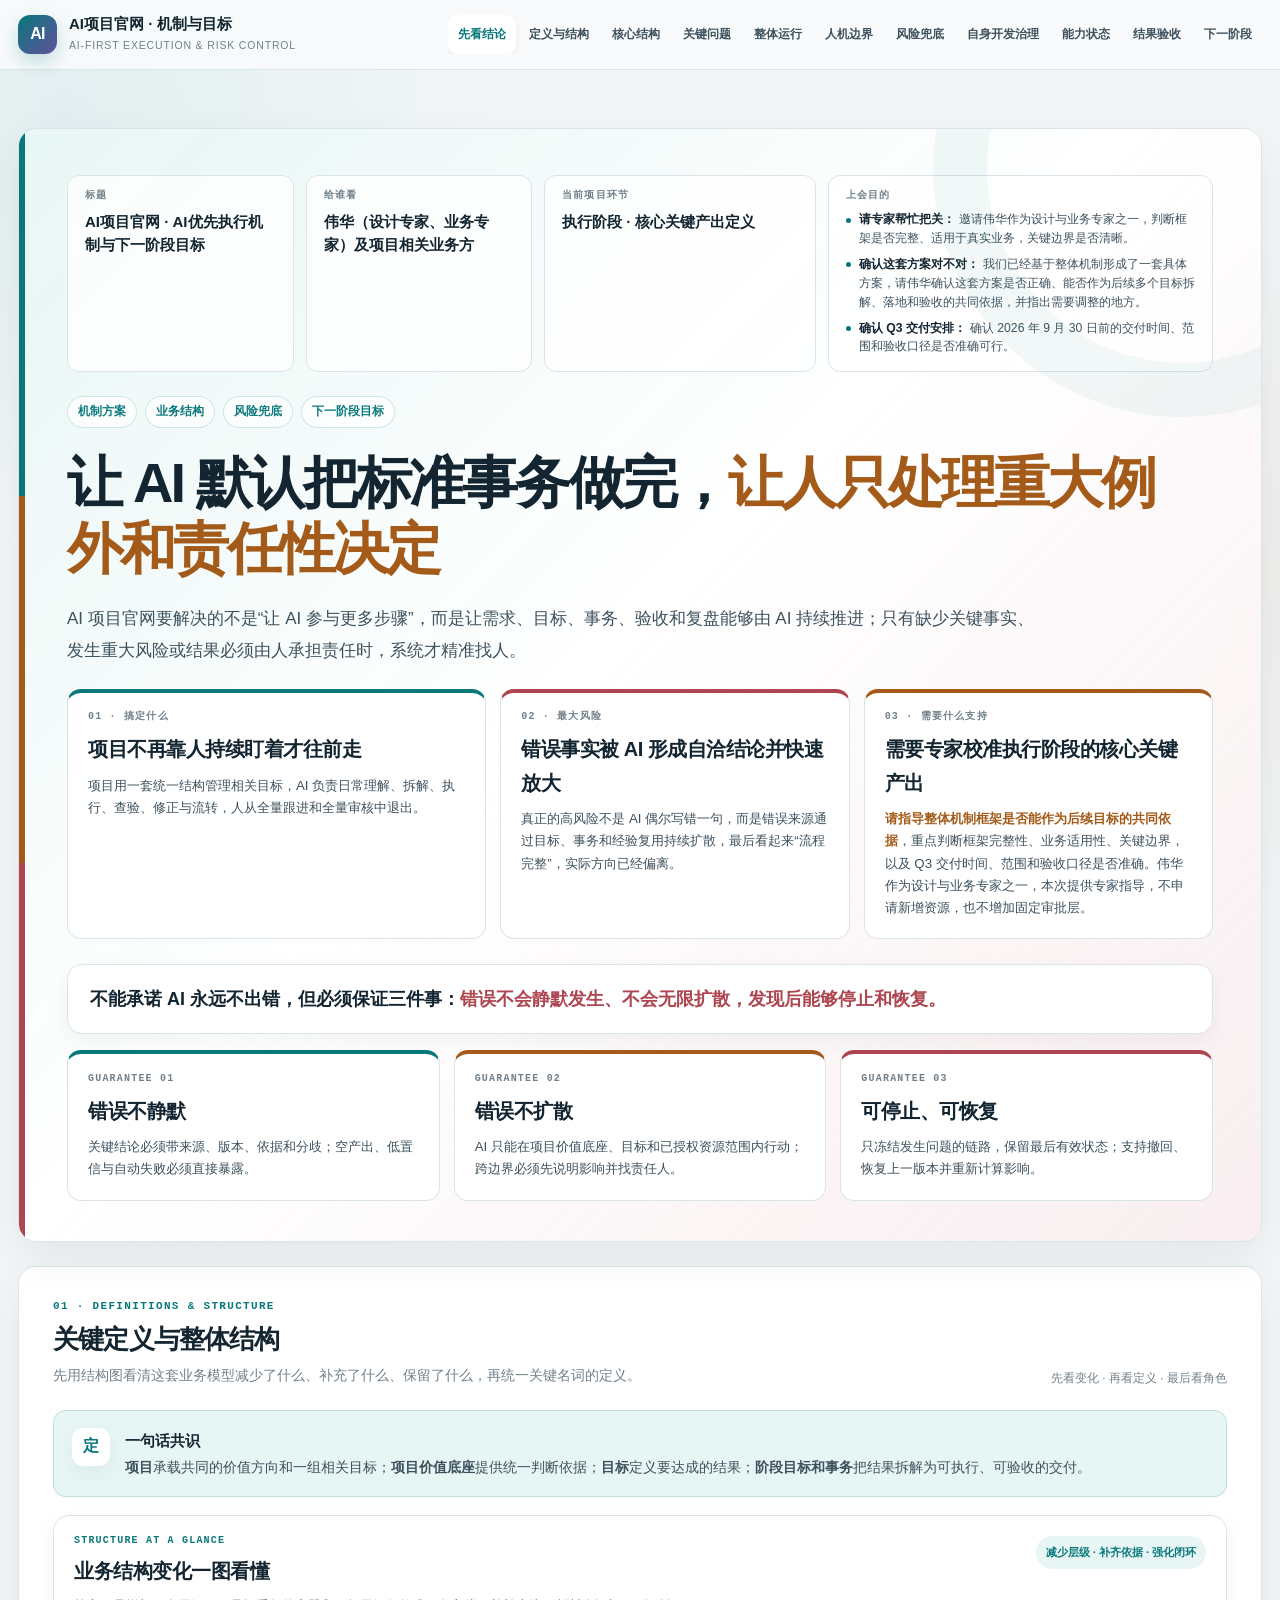
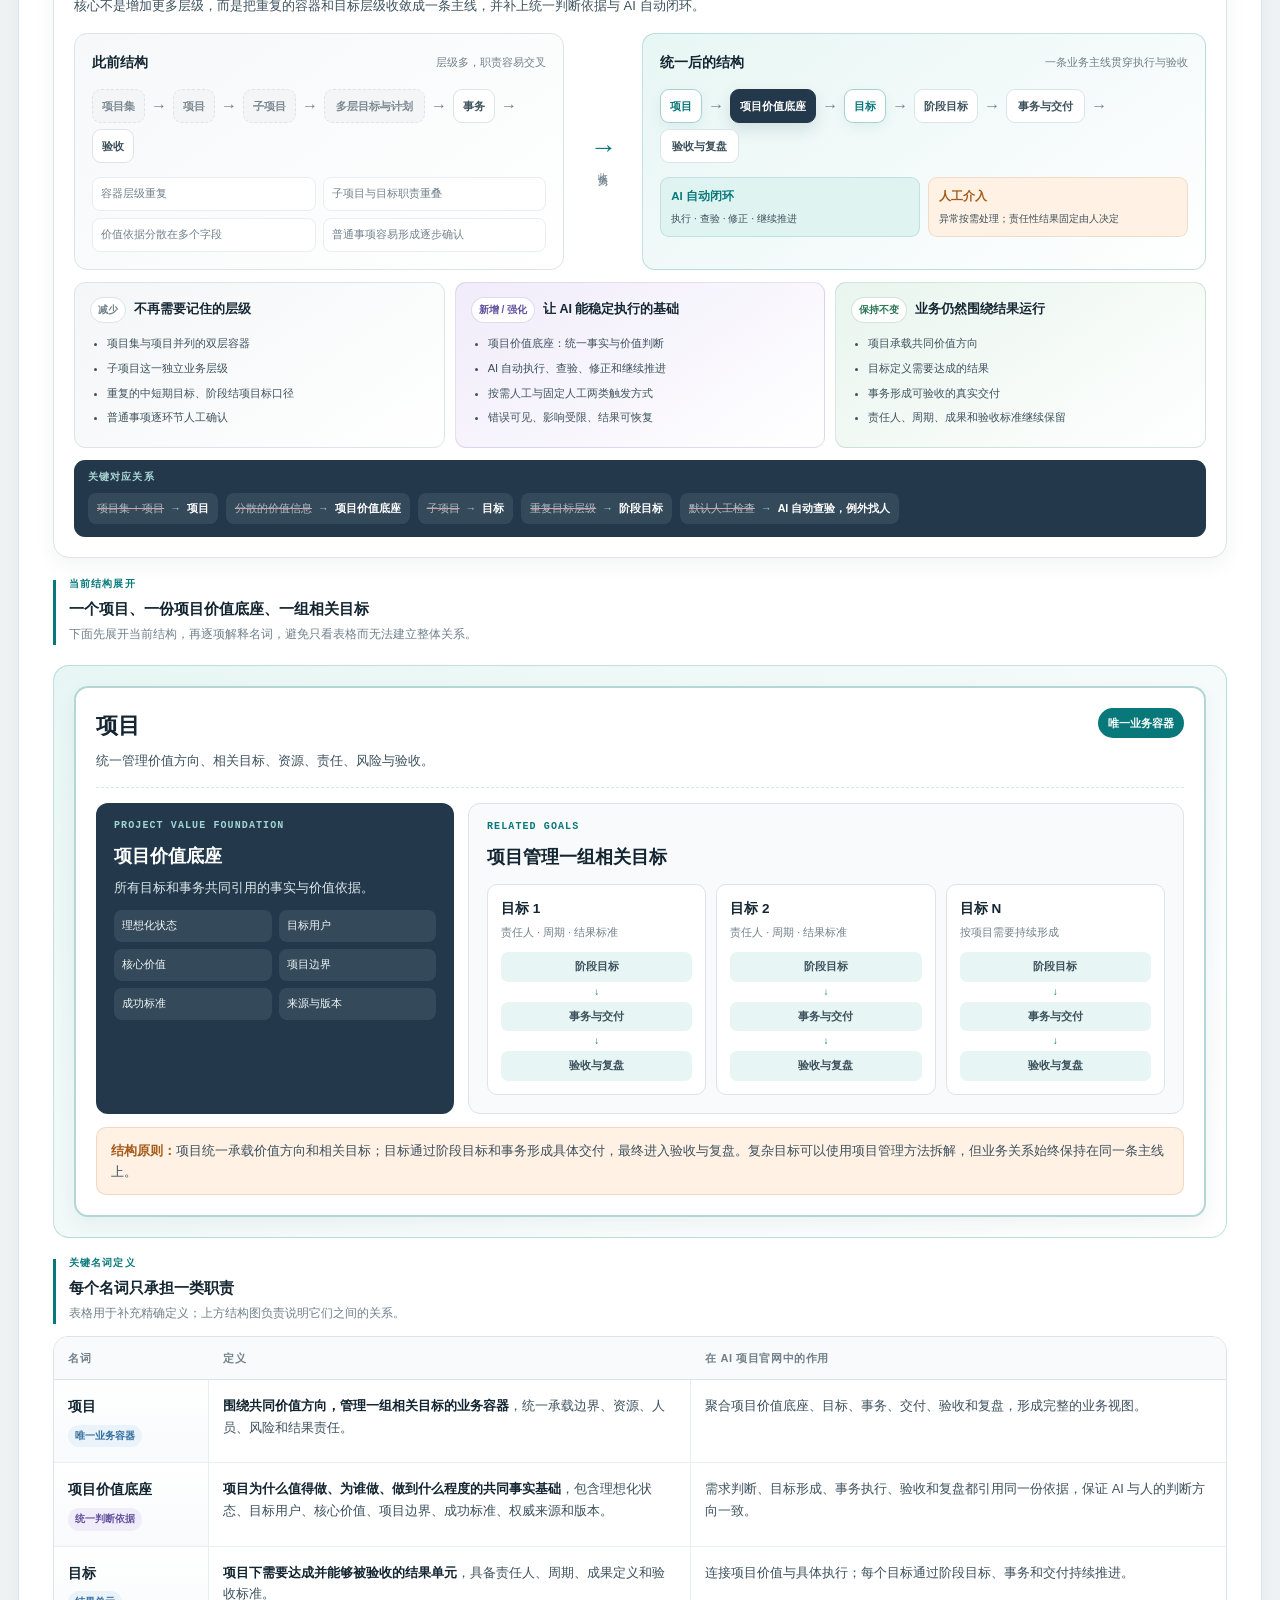
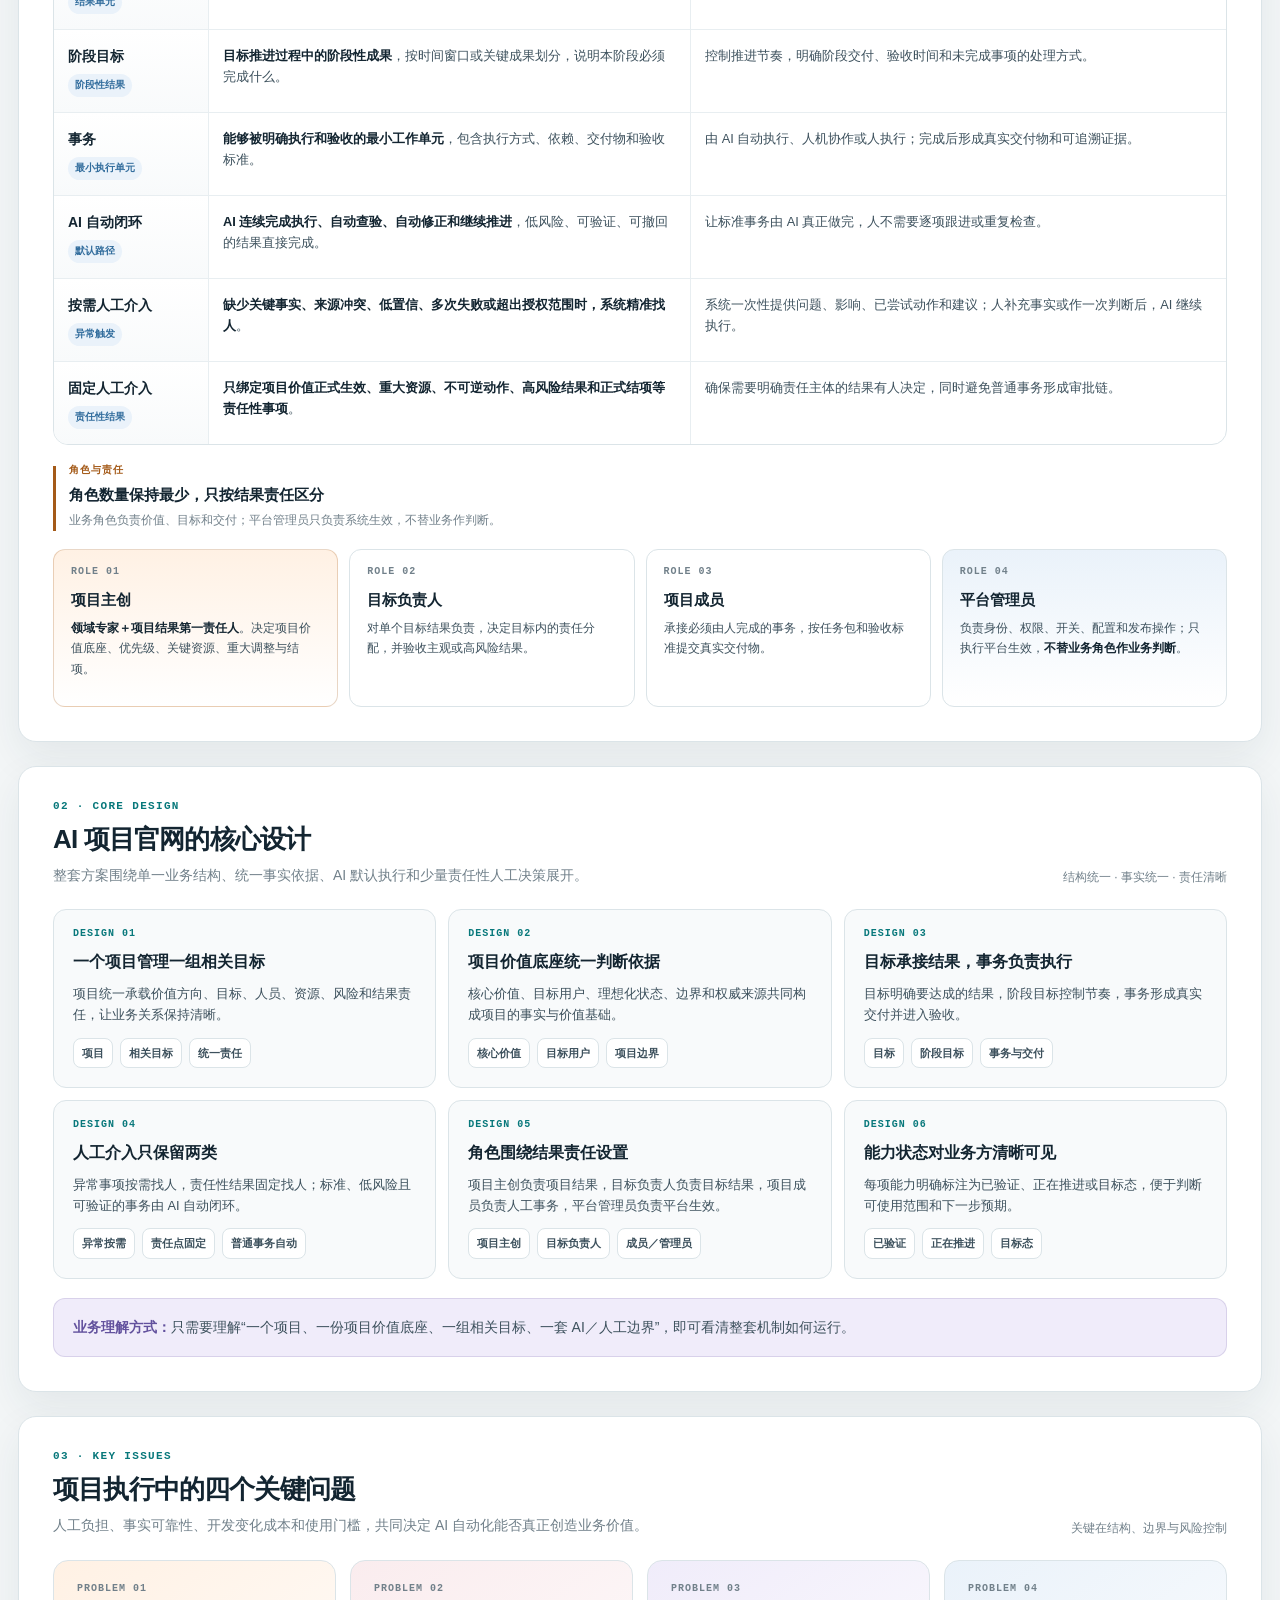
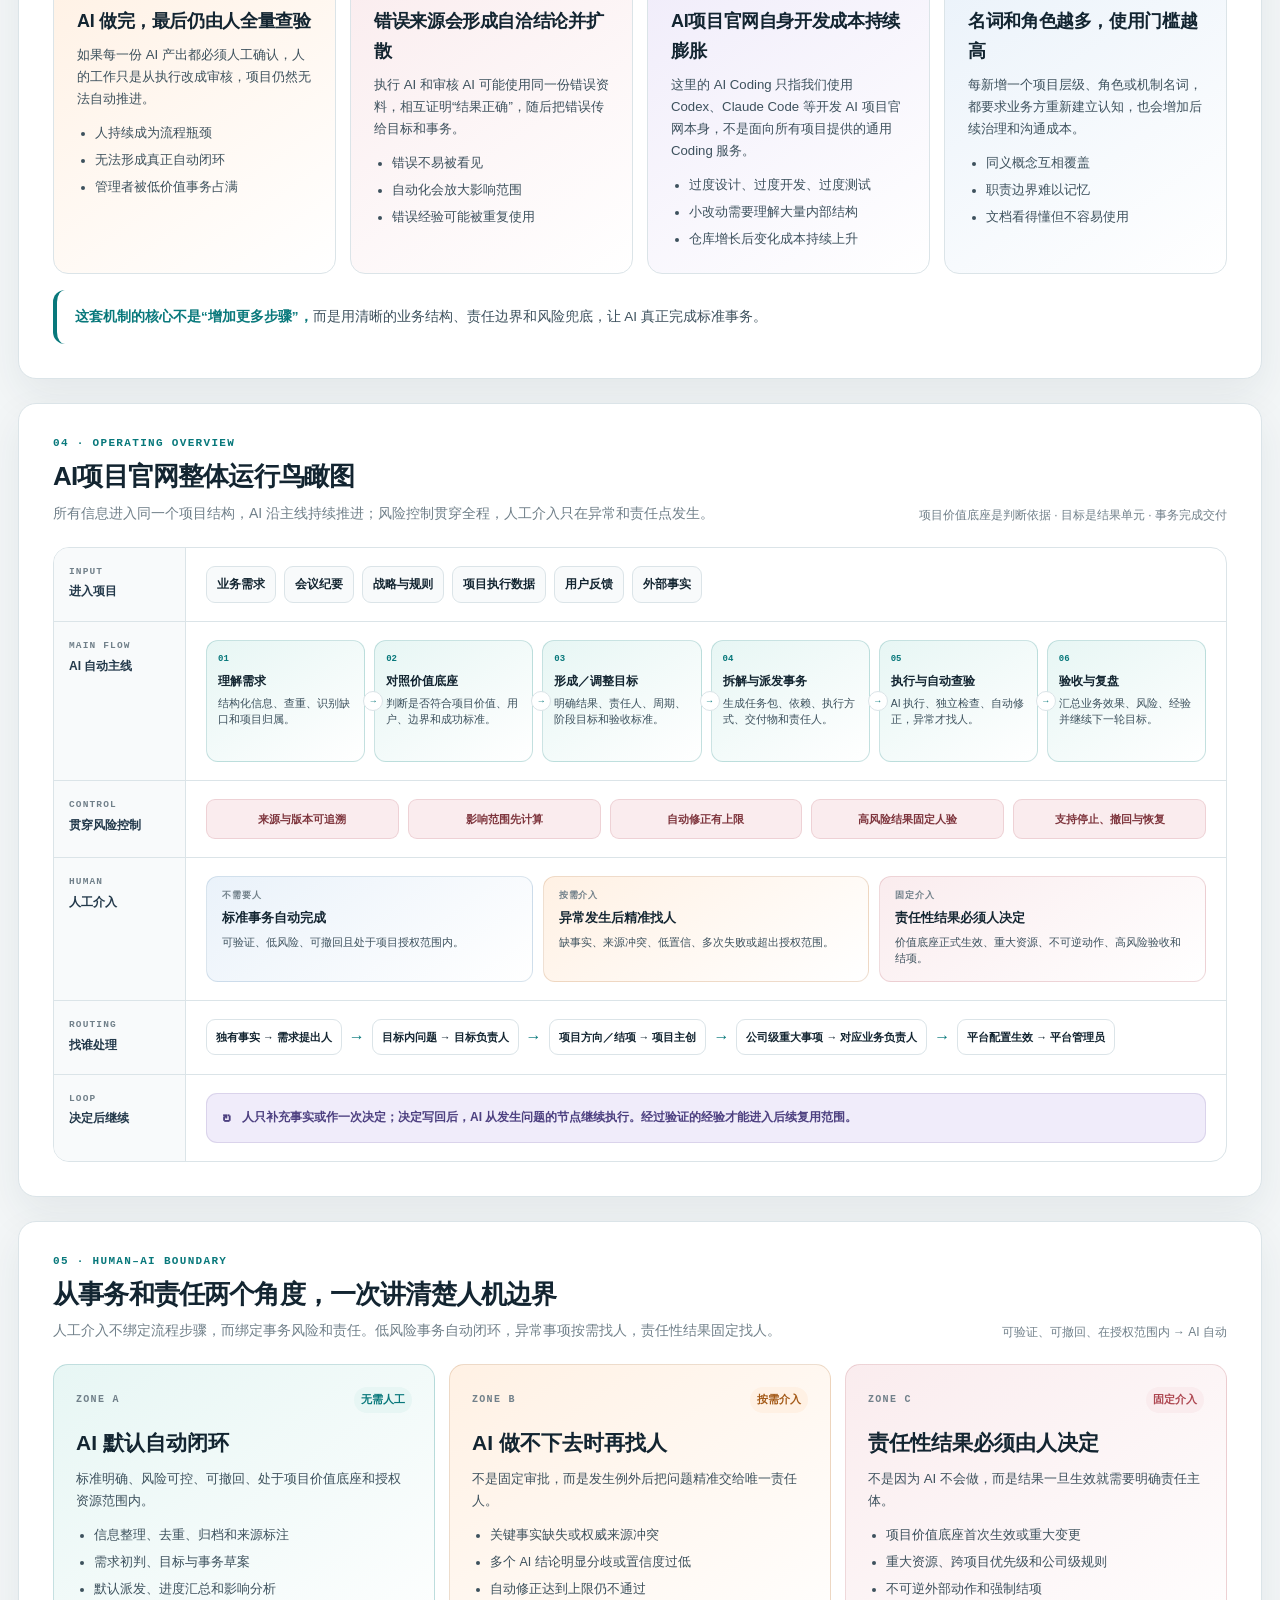
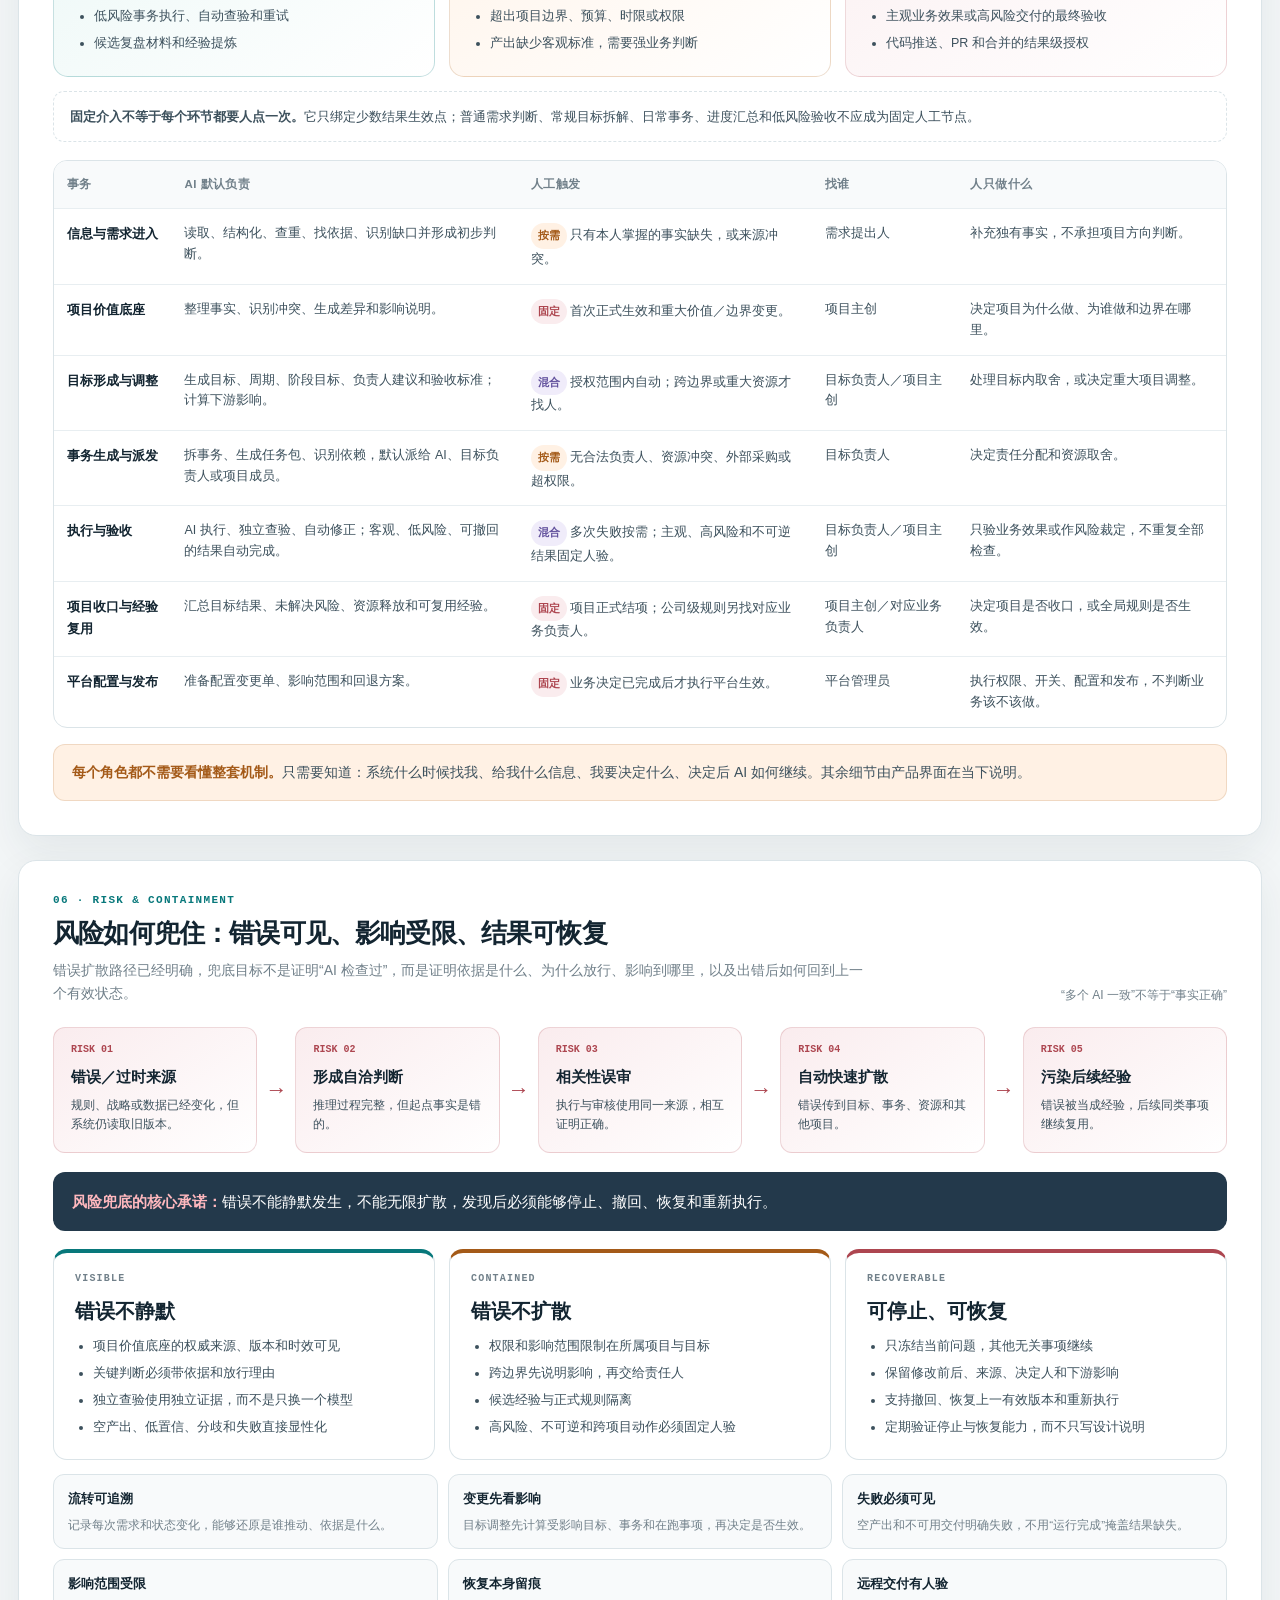
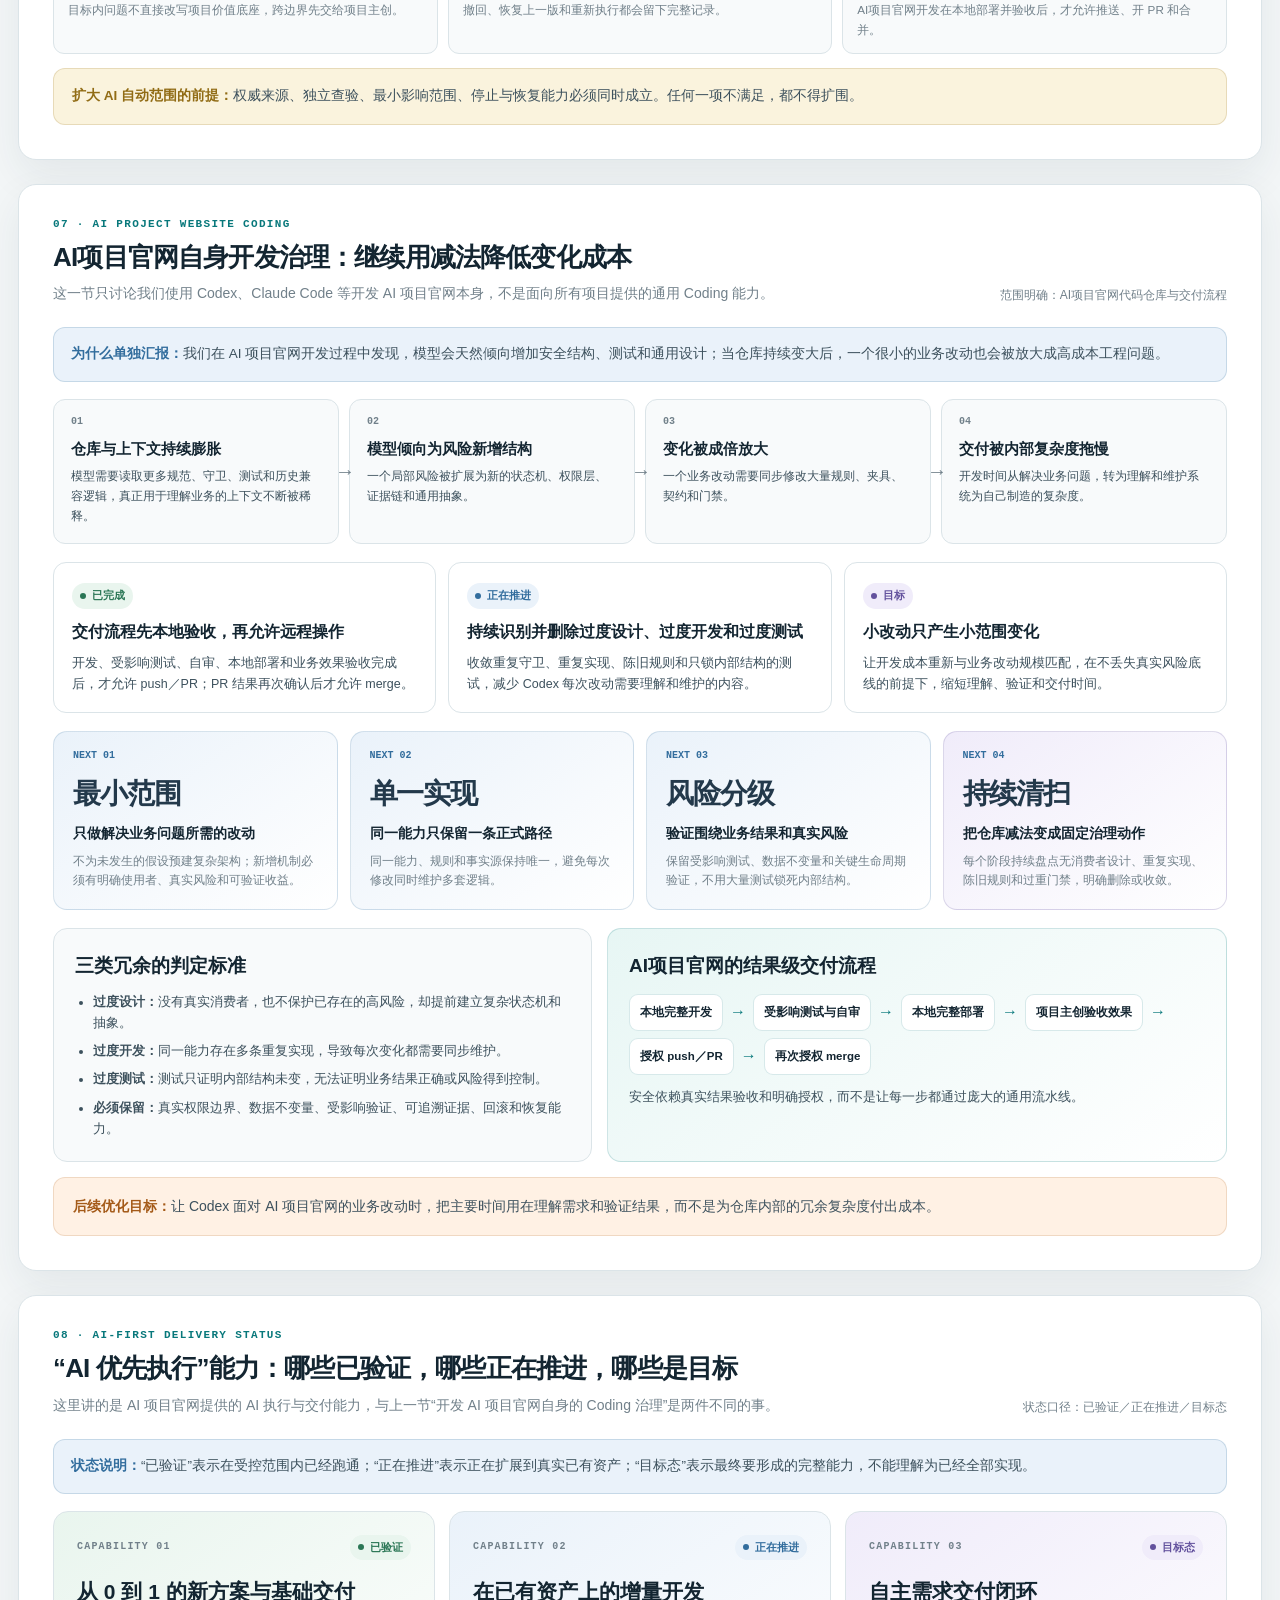
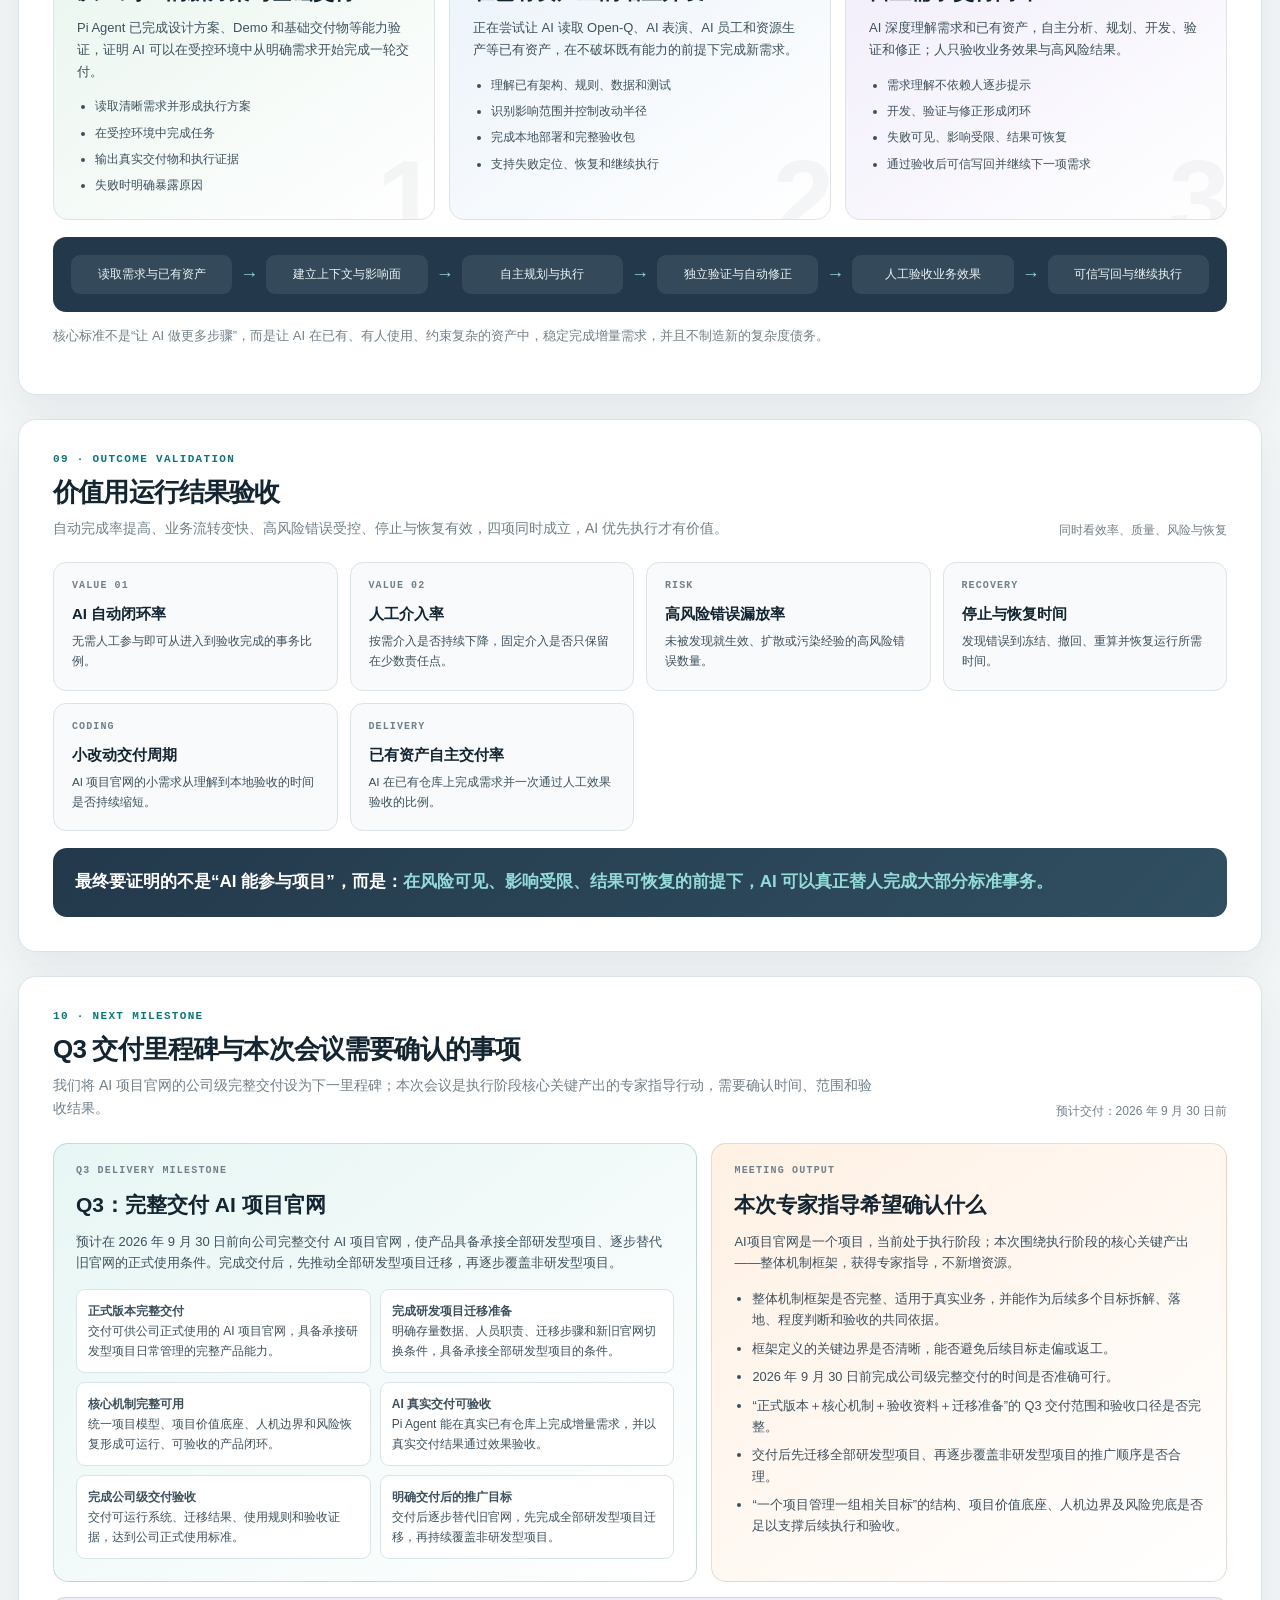
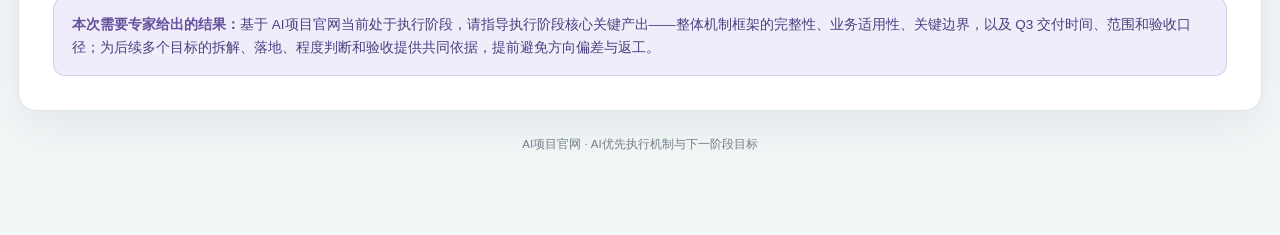
<file: ai-project-report/index.html>
<!doctype html><html lang="zh-CN"><head><meta charset="utf-8"><meta name="viewport" content="width=device-width,initial-scale=1"><meta http-equiv="Cache-Control" content="no-cache, no-store, must-revalidate"><meta http-equiv="Pragma" content="no-cache"><meta http-equiv="Expires" content="0"><meta http-equiv="refresh" content="0; url=final-v4.html?build=solution-confirmation-20260820"><title>AI项目官网｜正在打开报告</title><style>body{font-family:-apple-system,BlinkMacSystemFont,"PingFang SC","Microsoft YaHei",sans-serif;margin:0;background:#f3f6f7;color:#132531;display:grid;place-items:center;min-height:100vh}.box{padding:24px 28px;background:#fff;border:1px solid #dbe4e8;border-radius:16px;box-shadow:0 16px 42px rgba(25,48,61,.075)}</style></head><body><div class="box">正在打开报告…</div><script>location.replace('final-v4.html?build=solution-confirmation-20260820')</script></body></html>
</file>
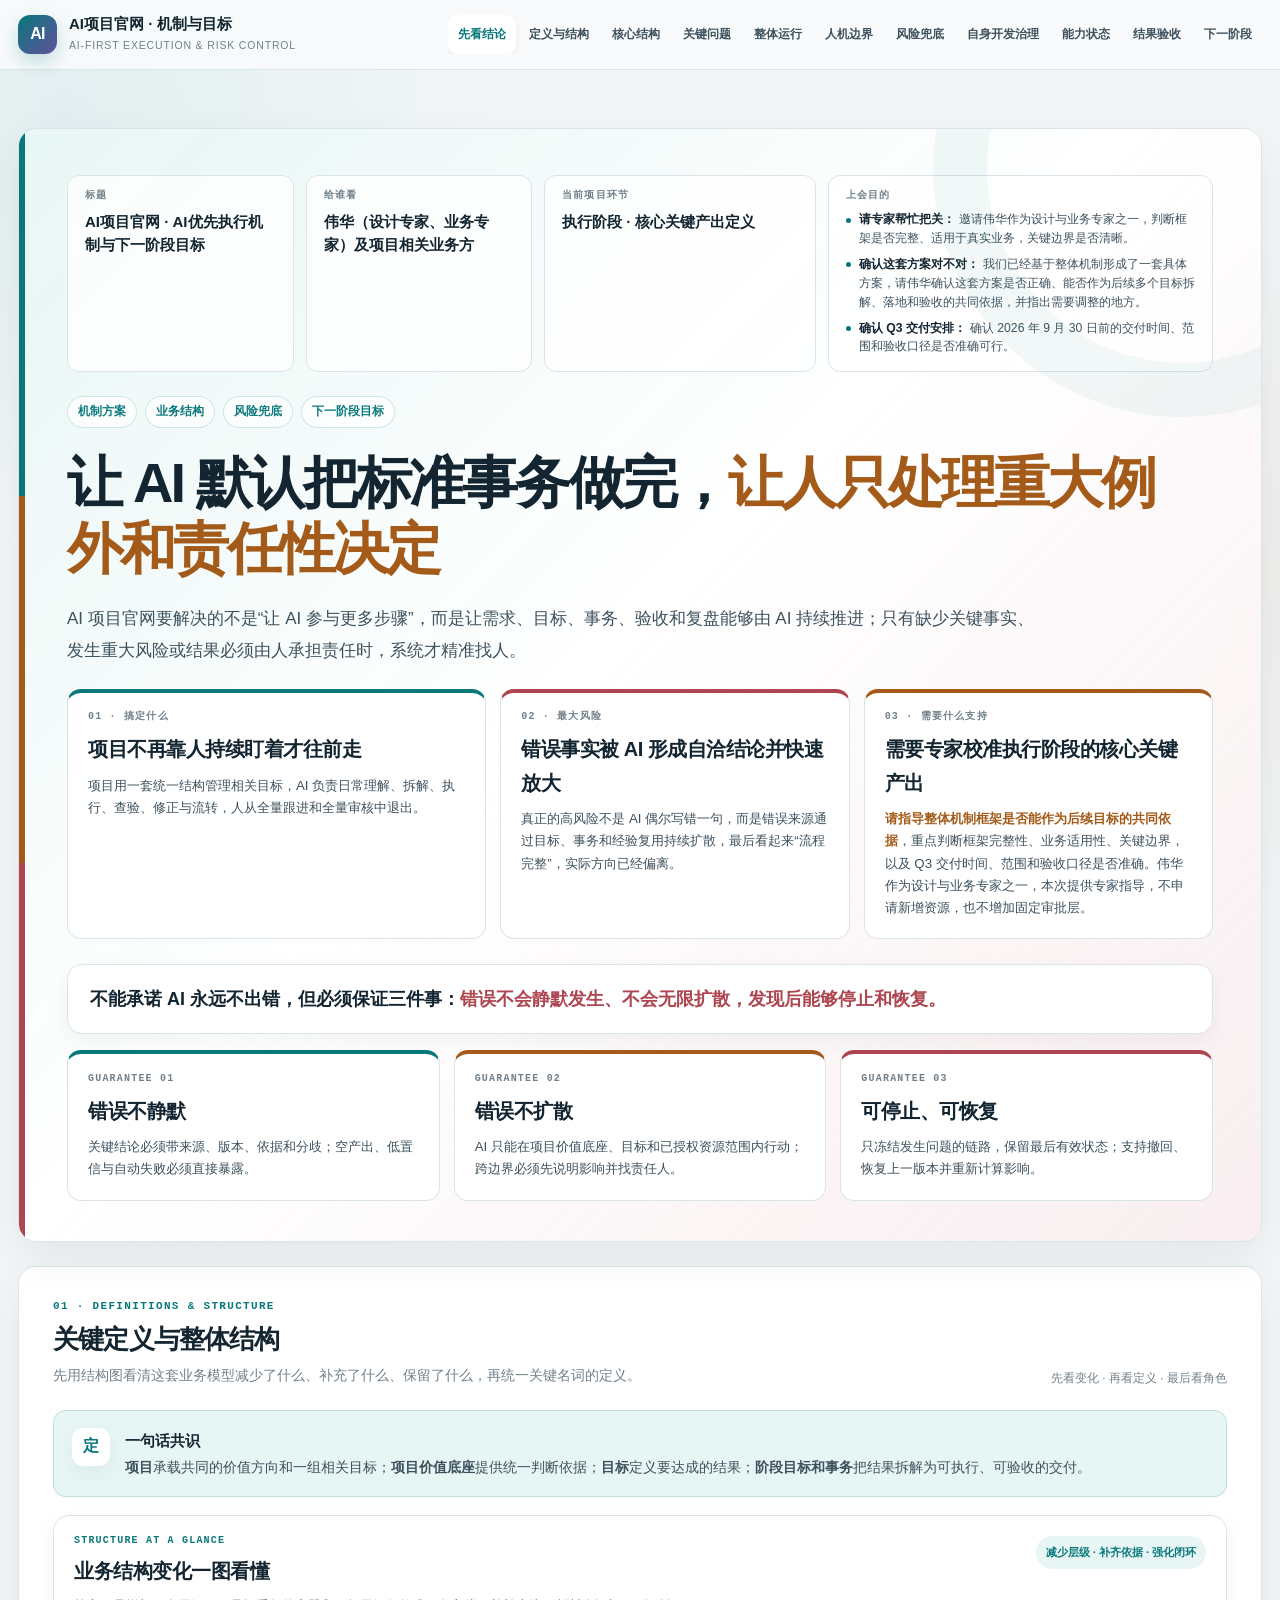
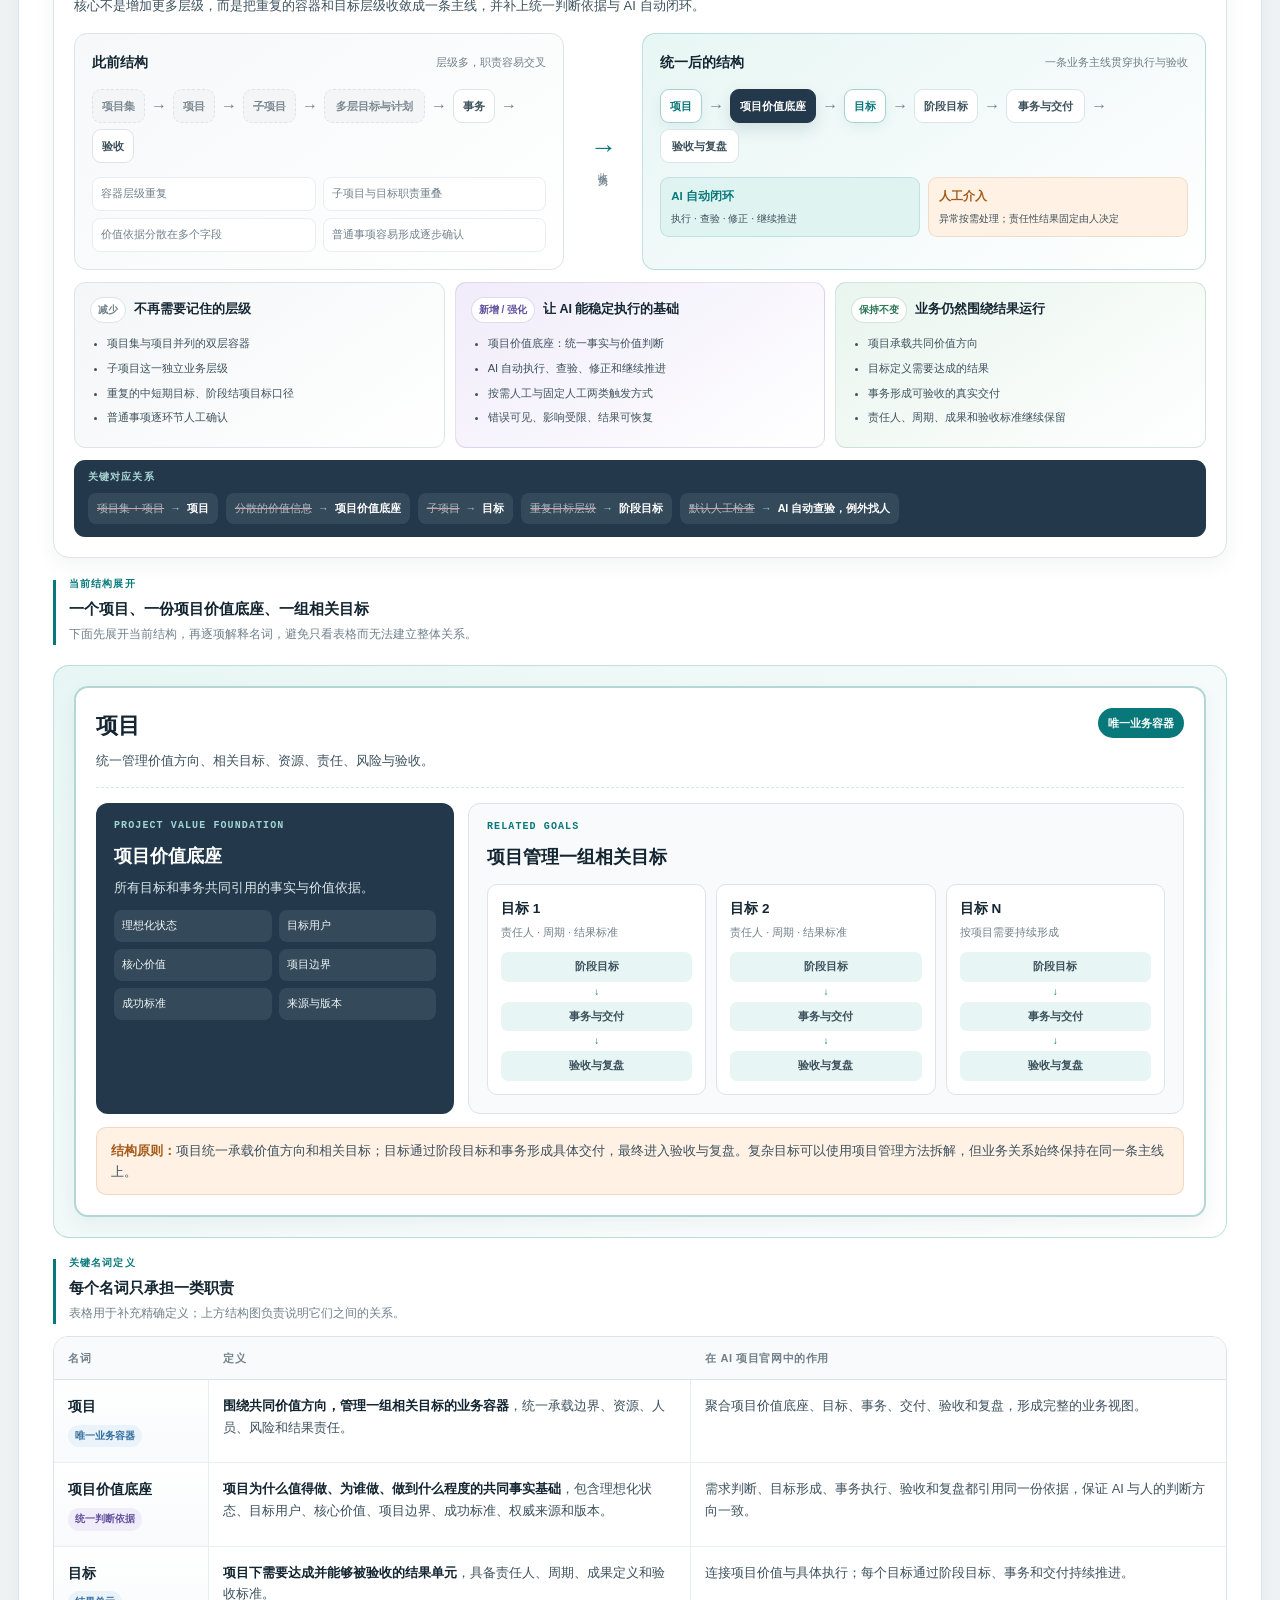
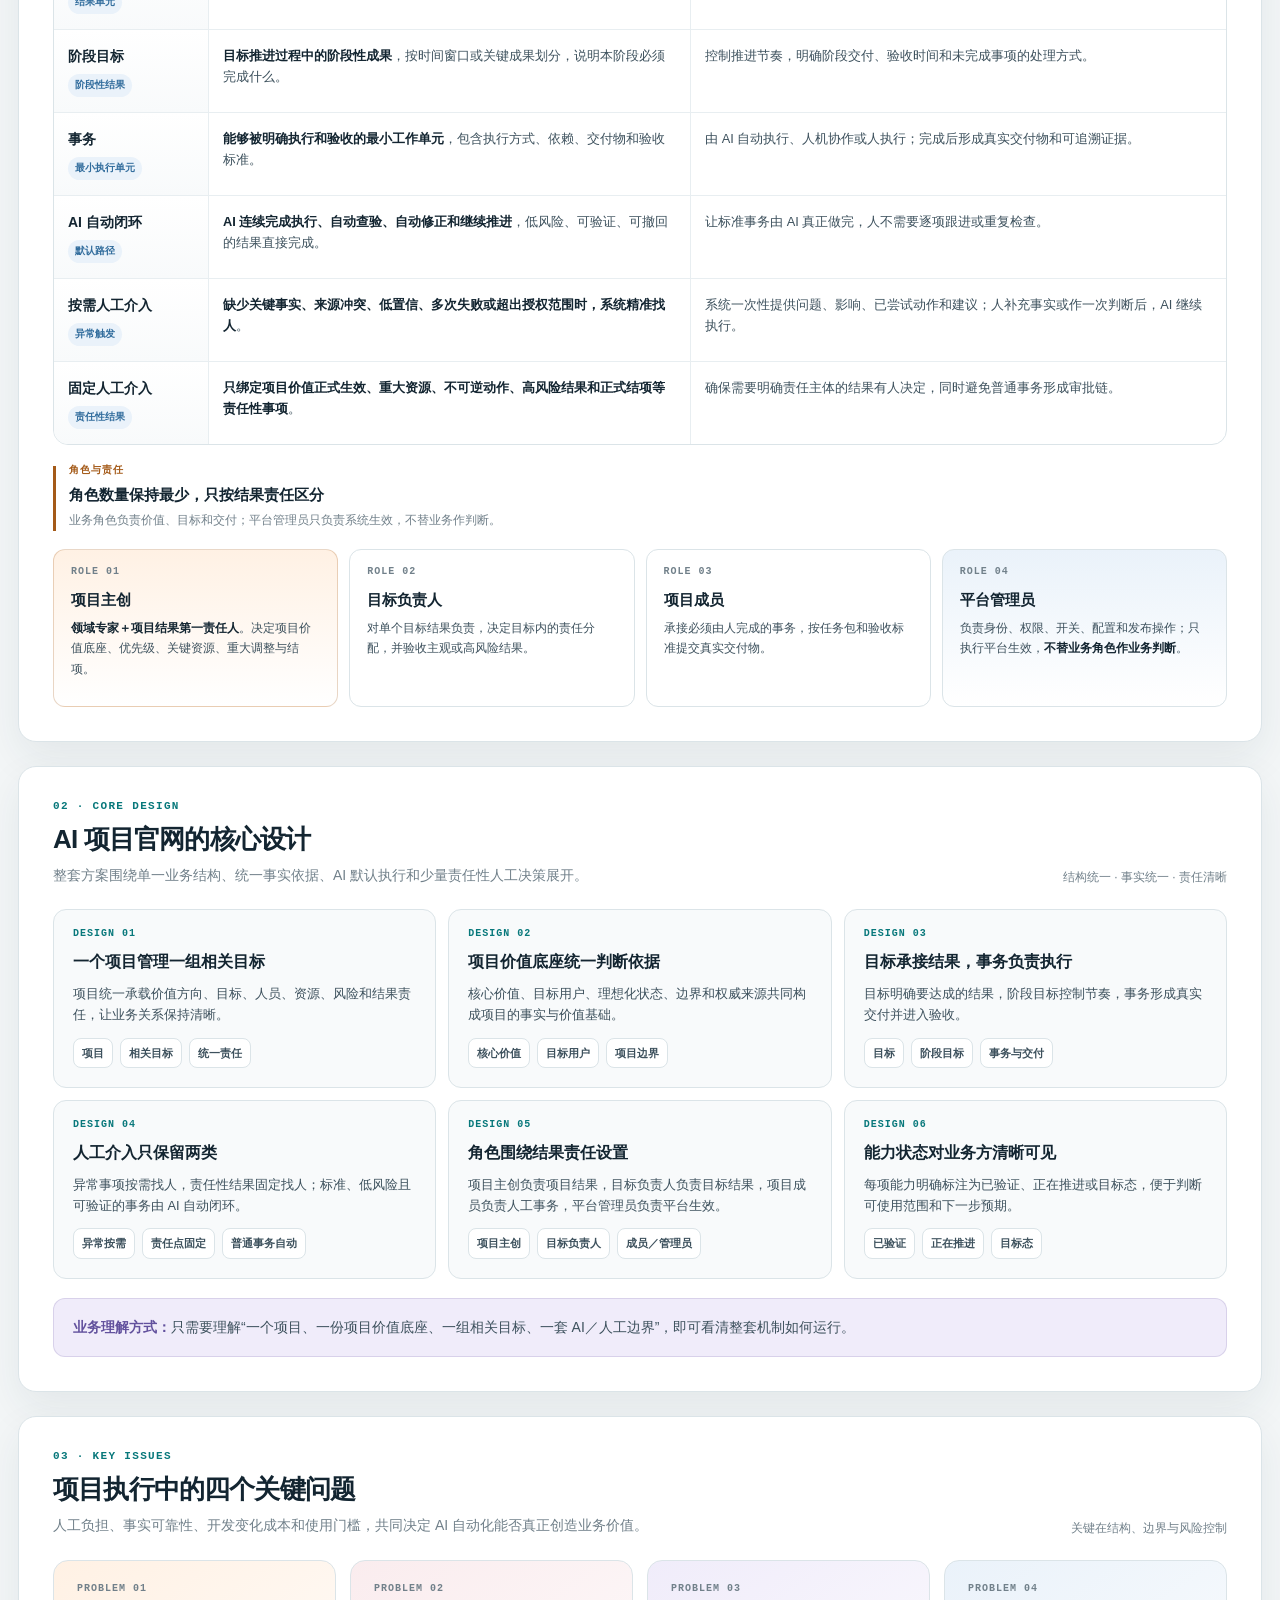
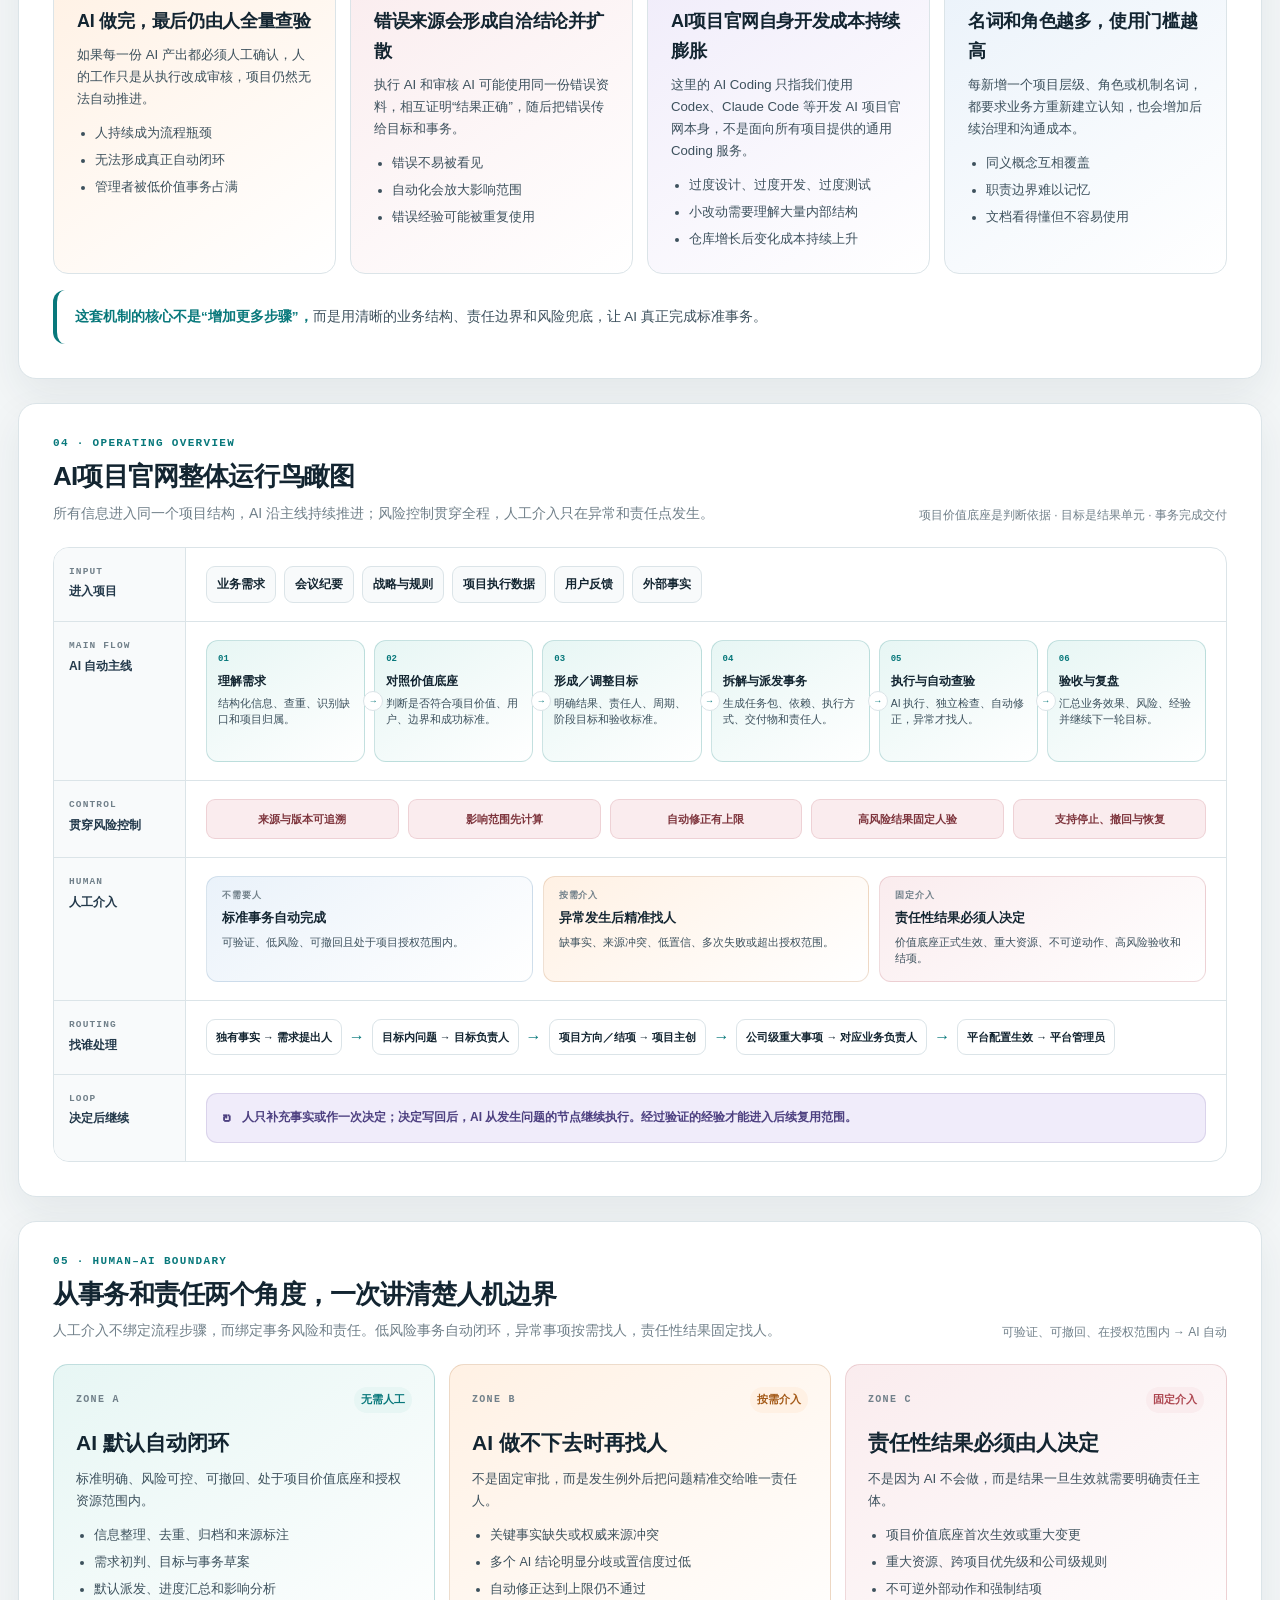
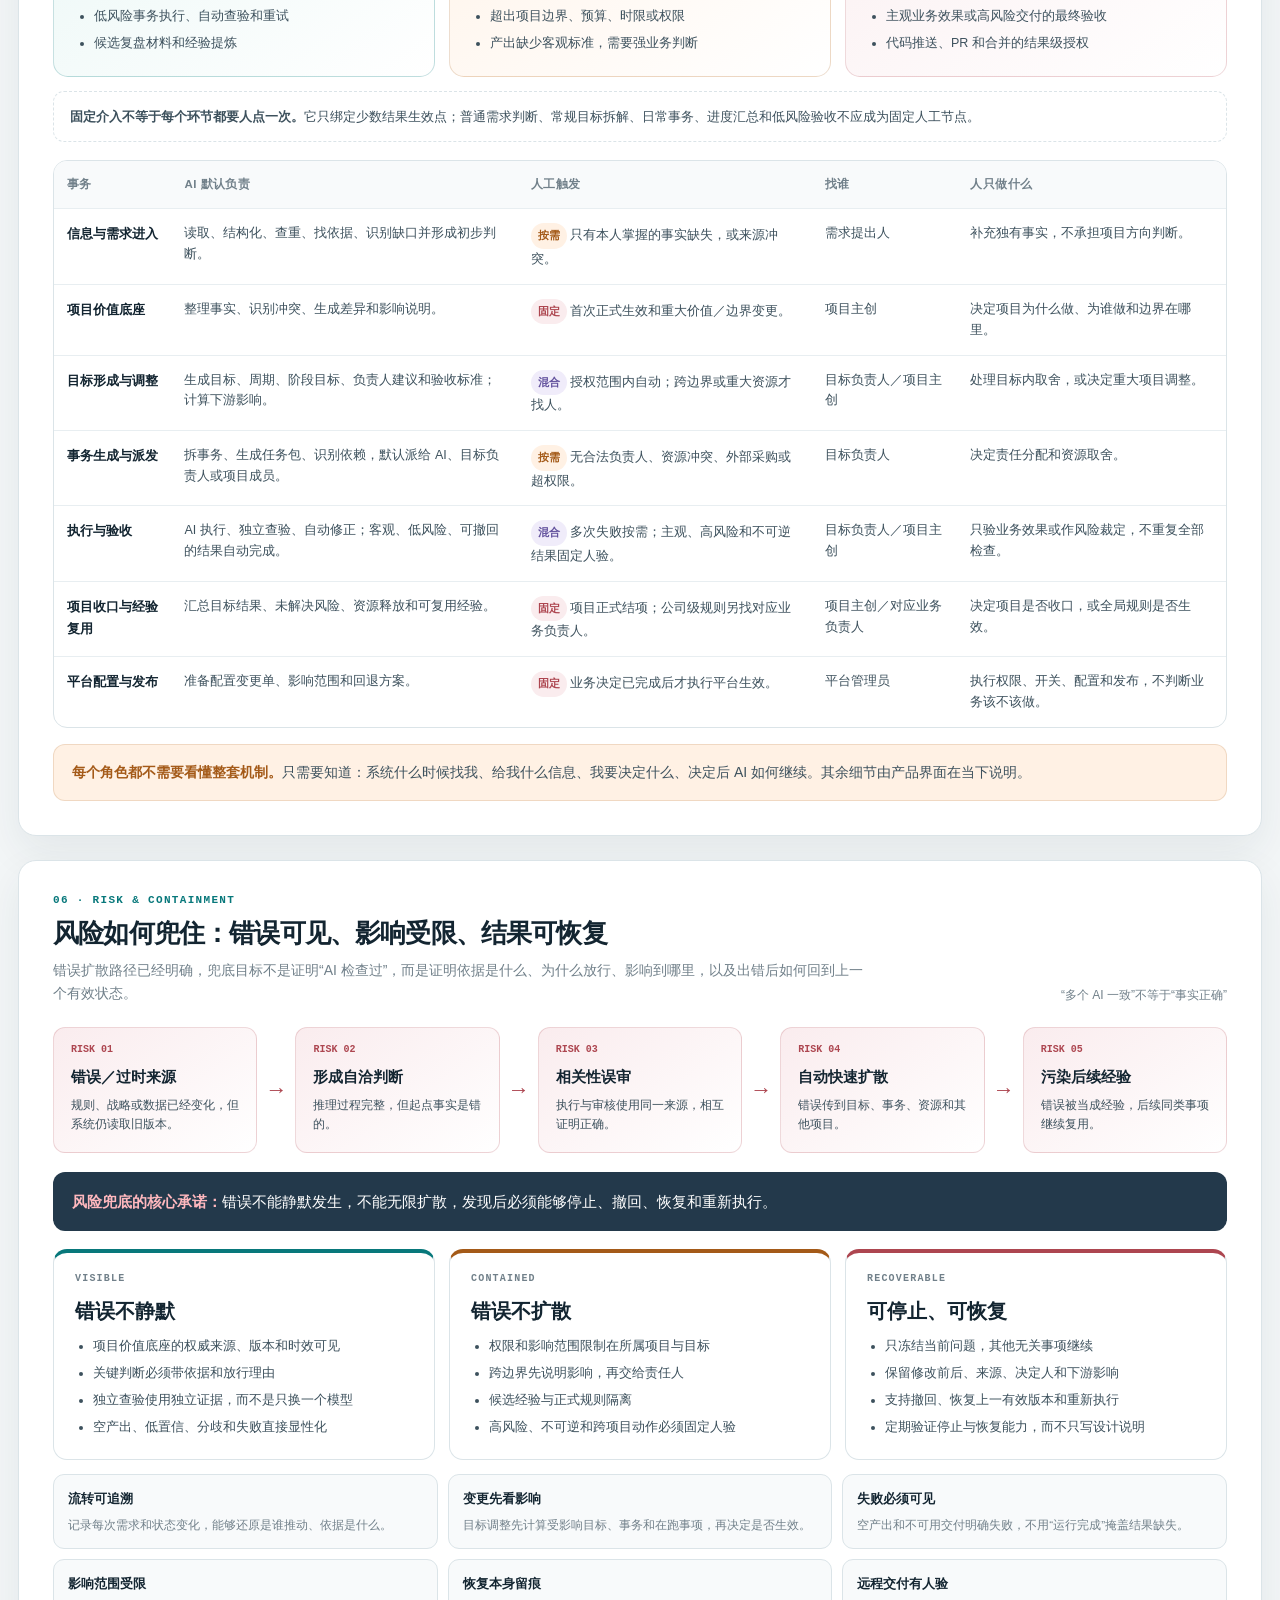
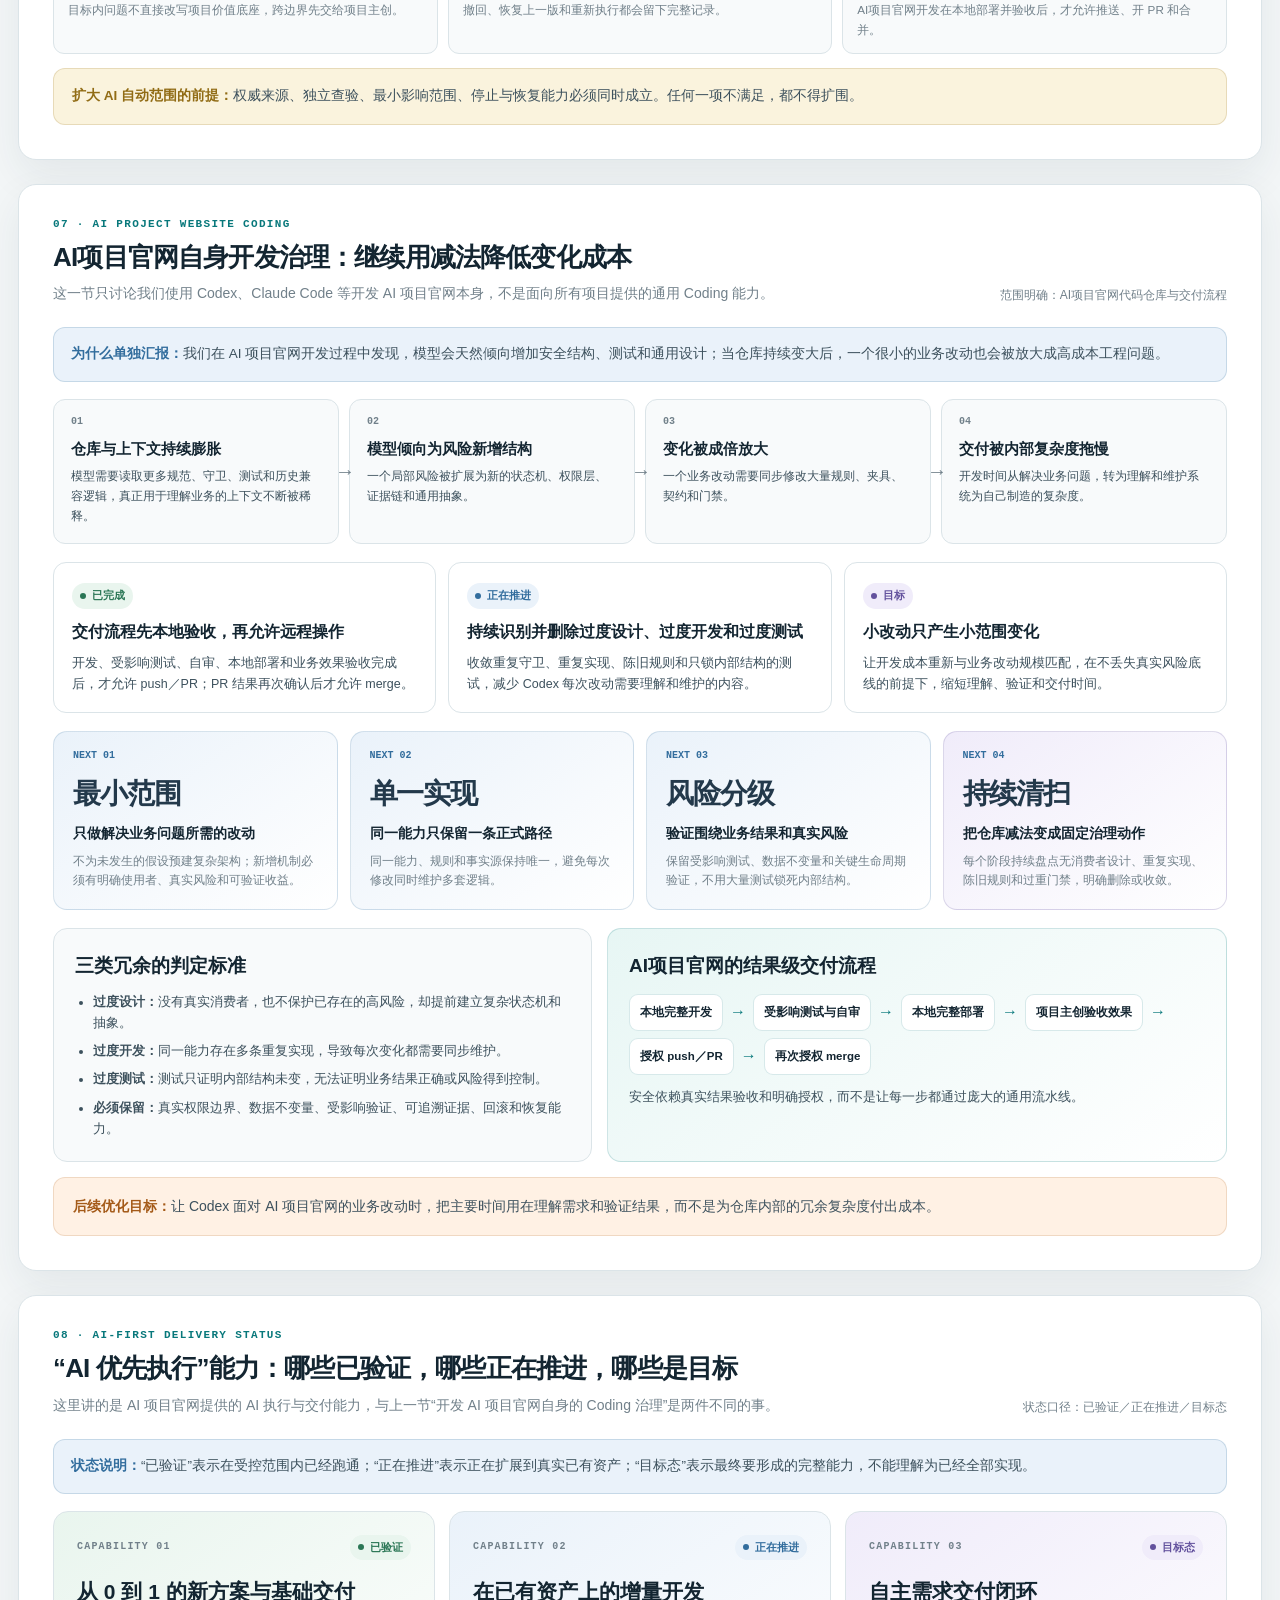
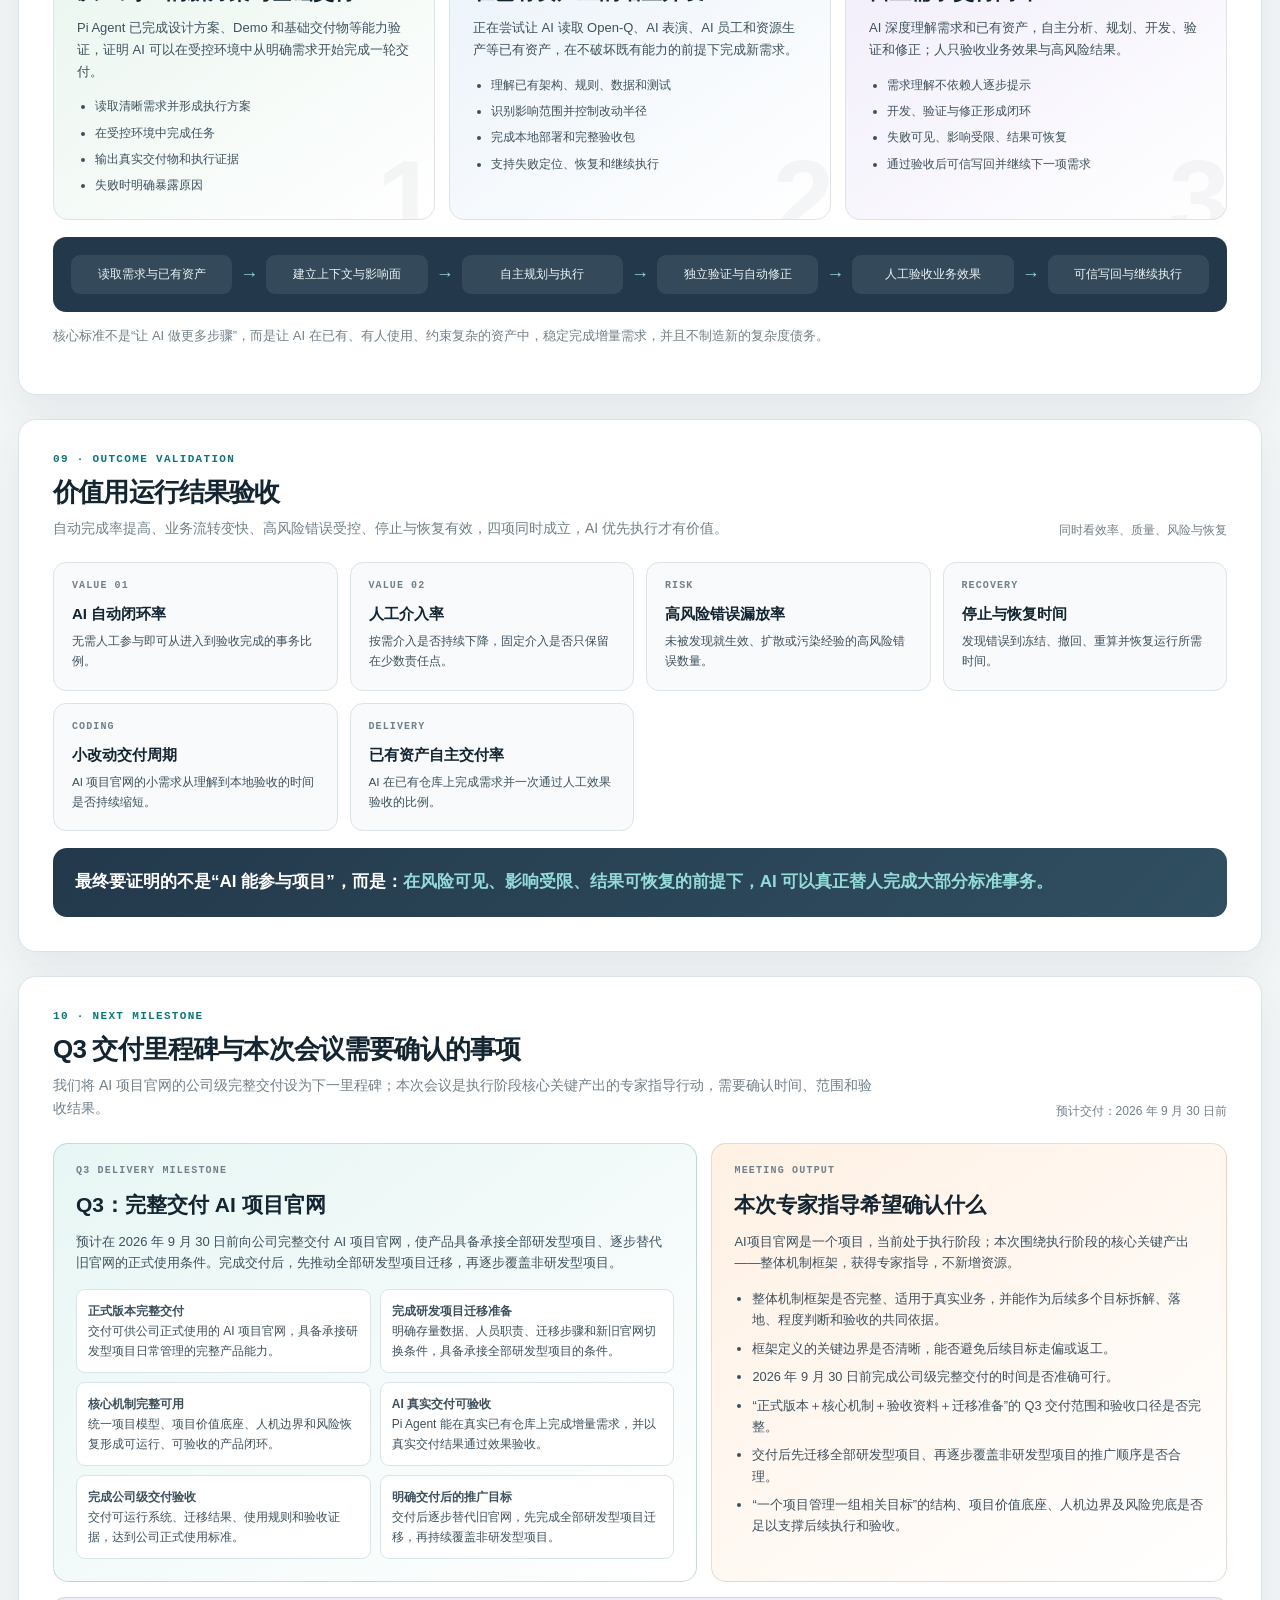
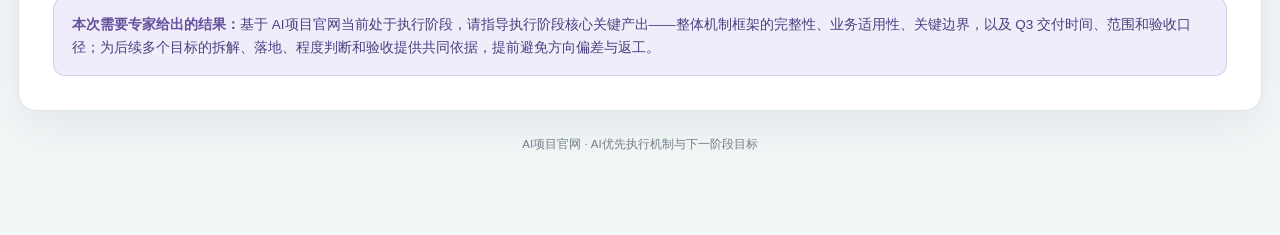
<file: ai-project-report/final-v2.html>
<!doctype html><html lang="zh-CN"><head><meta charset="utf-8"><meta name="viewport" content="width=device-width,initial-scale=1"><meta http-equiv="Cache-Control" content="no-cache, no-store, must-revalidate"><meta http-equiv="Pragma" content="no-cache"><meta http-equiv="Expires" content="0"><meta http-equiv="refresh" content="0; url=final-v4.html?build=structure-v4-20260819"><title>AI项目官网｜正在打开报告</title><style>body{font-family:-apple-system,BlinkMacSystemFont,"PingFang SC","Microsoft YaHei",sans-serif;margin:0;background:#f3f6f7;color:#132531;display:grid;place-items:center;min-height:100vh}.box{padding:24px 28px;background:#fff;border:1px solid #dbe4e8;border-radius:16px;box-shadow:0 16px 42px rgba(25,48,61,.075)}</style></head><body><div class="box">正在打开报告…</div><script>location.replace('final-v4.html?build=structure-v4-20260819')</script></body></html>
</file>
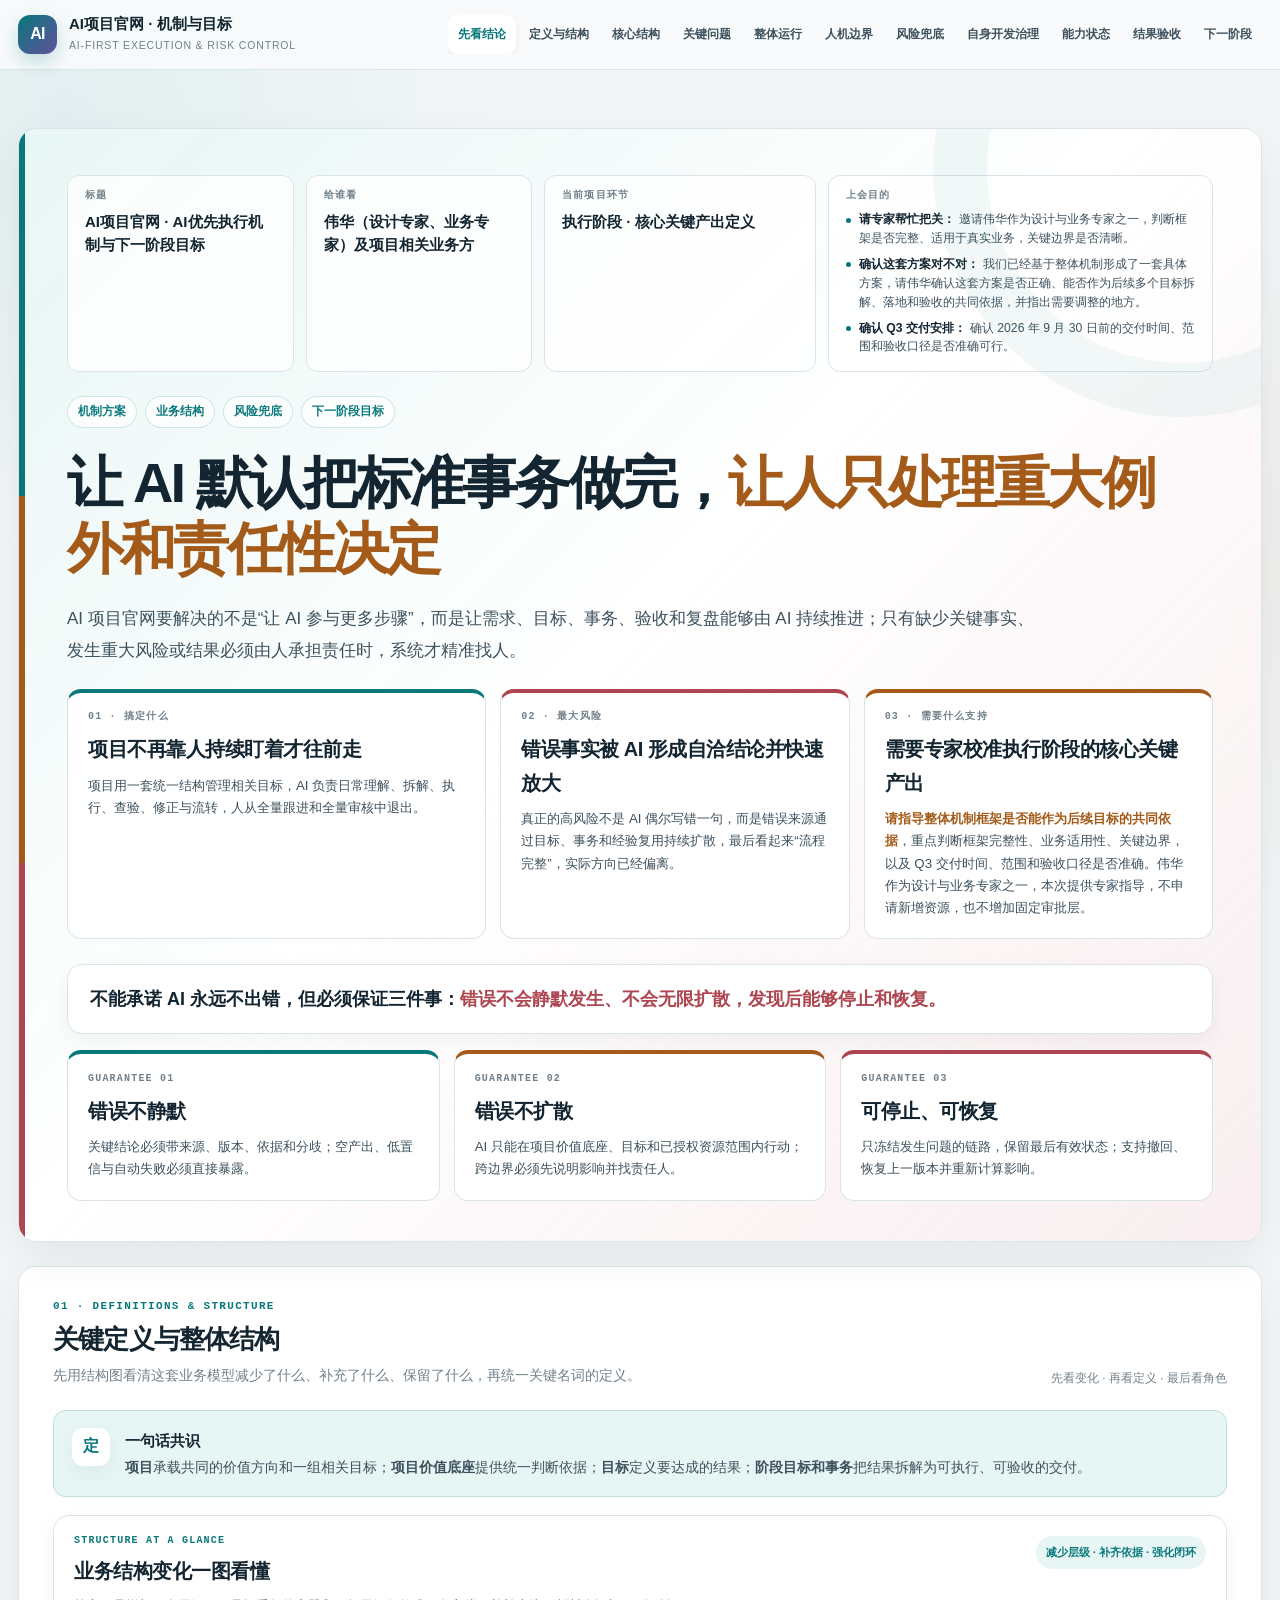
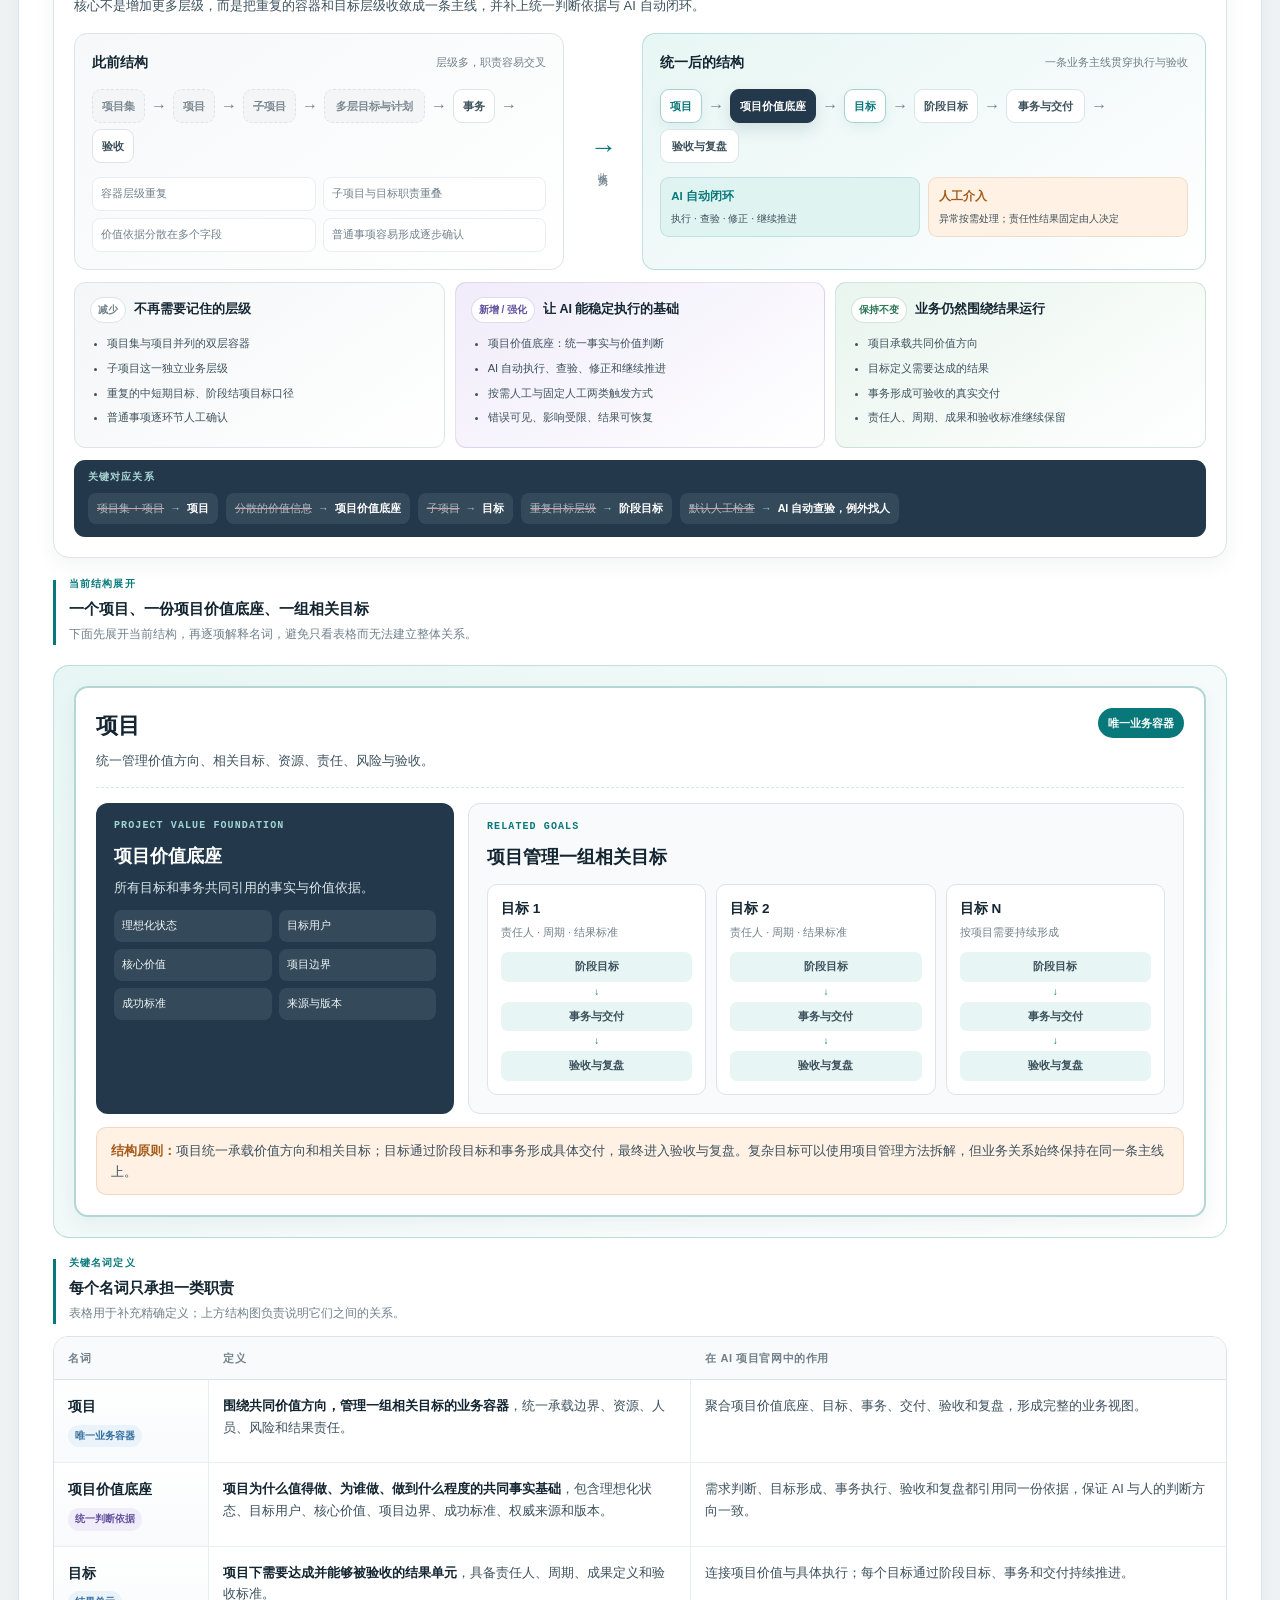
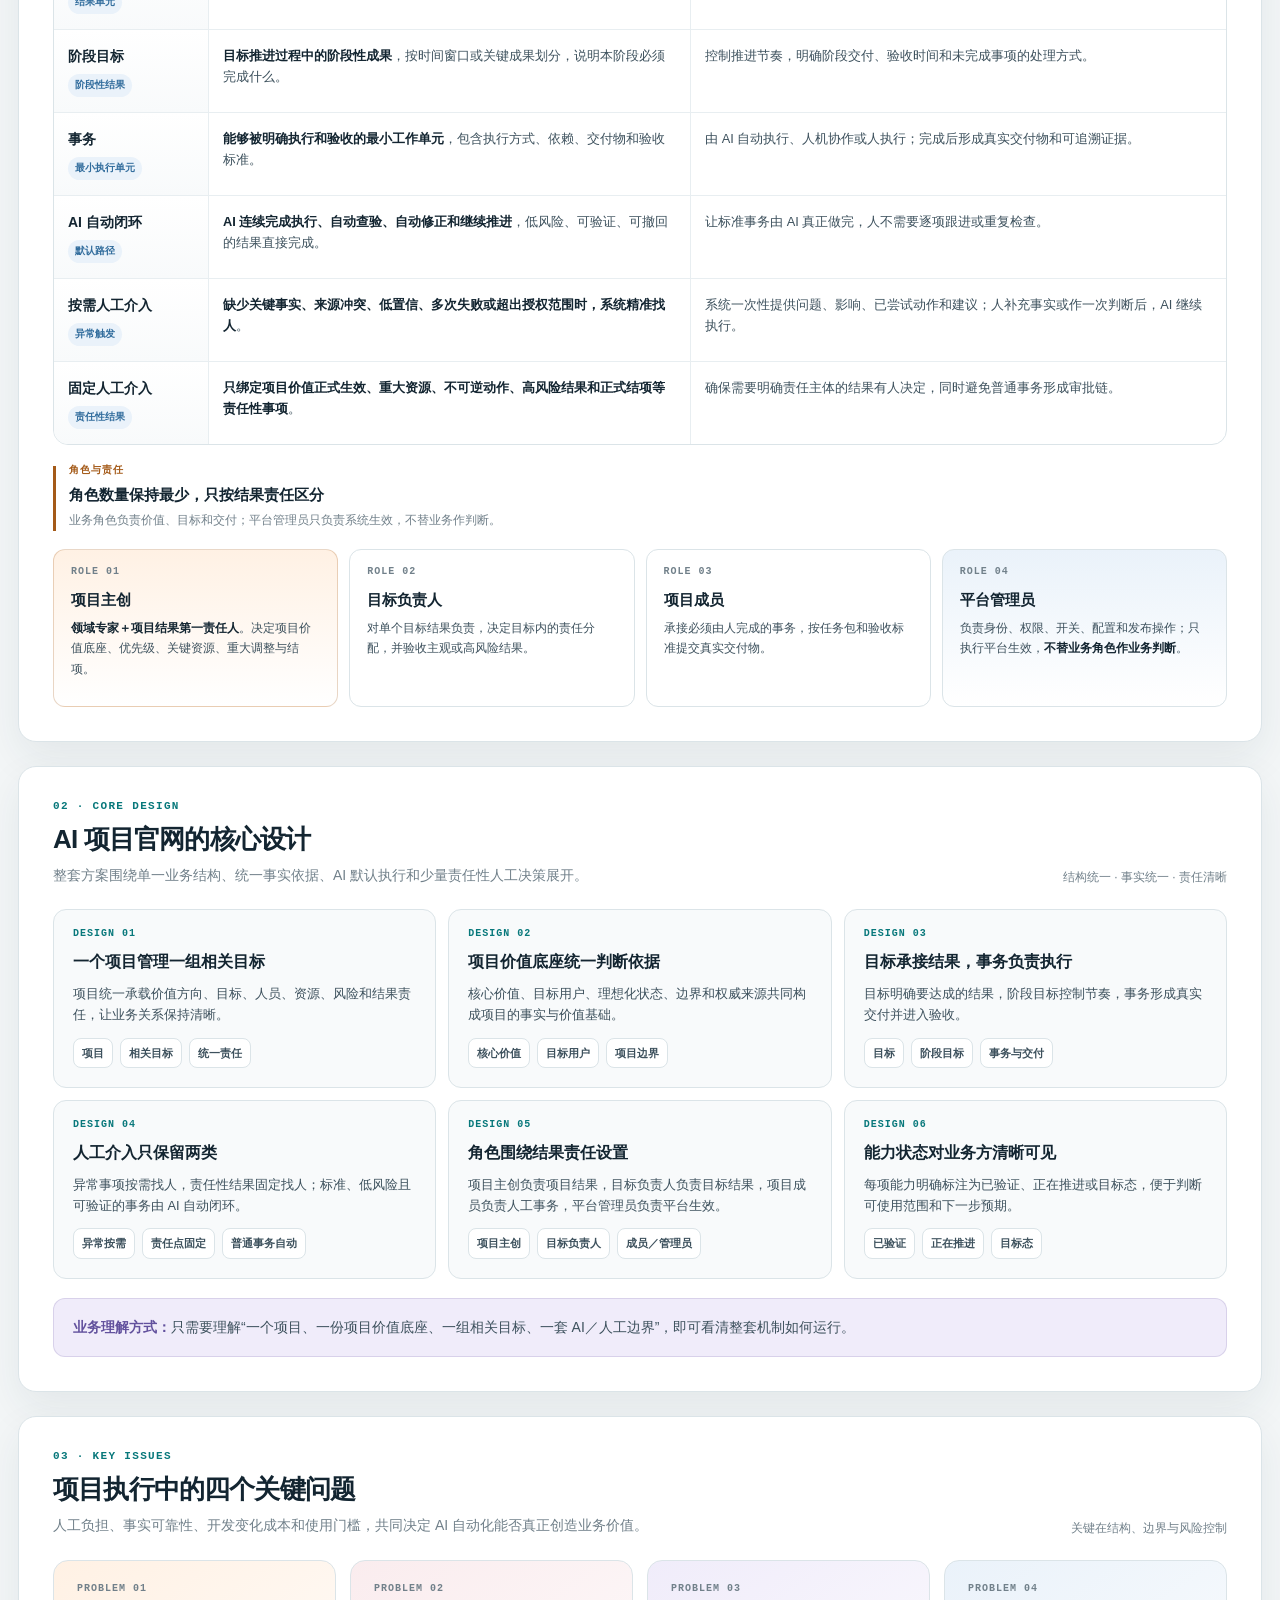
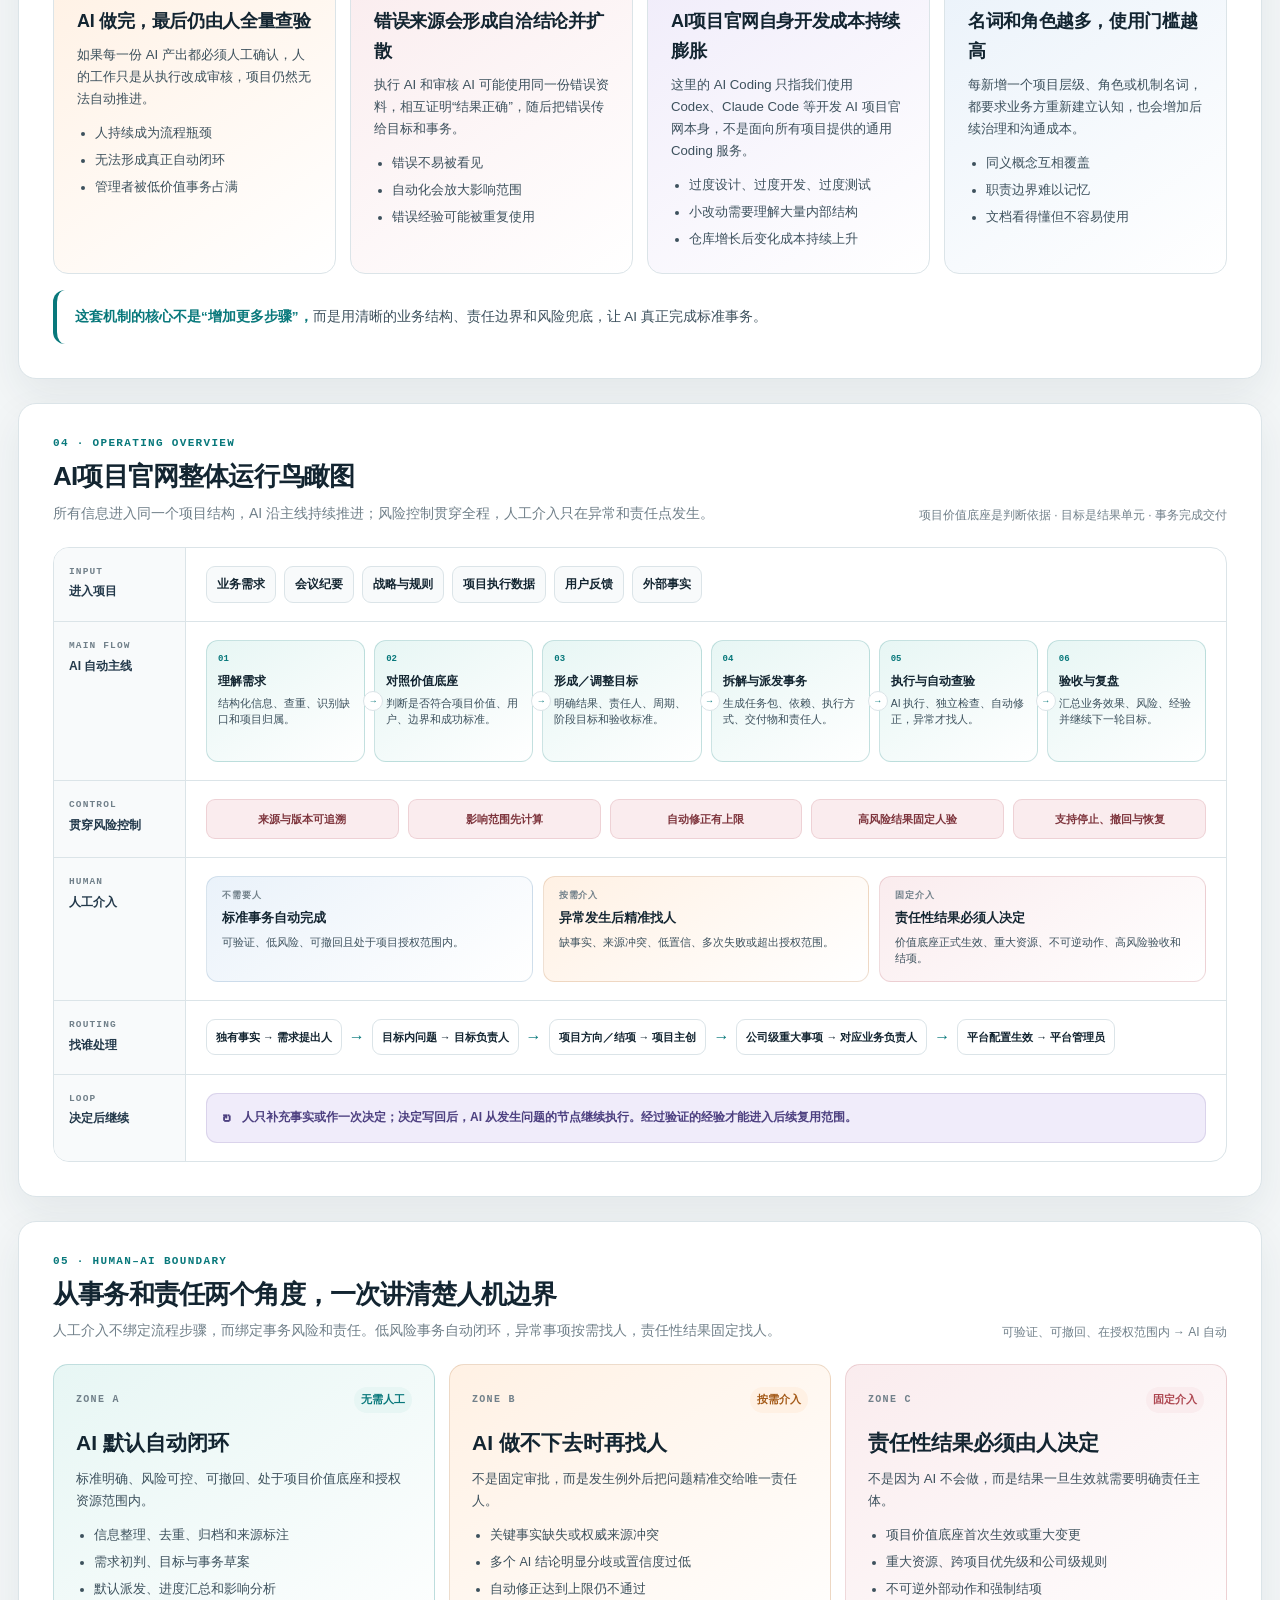
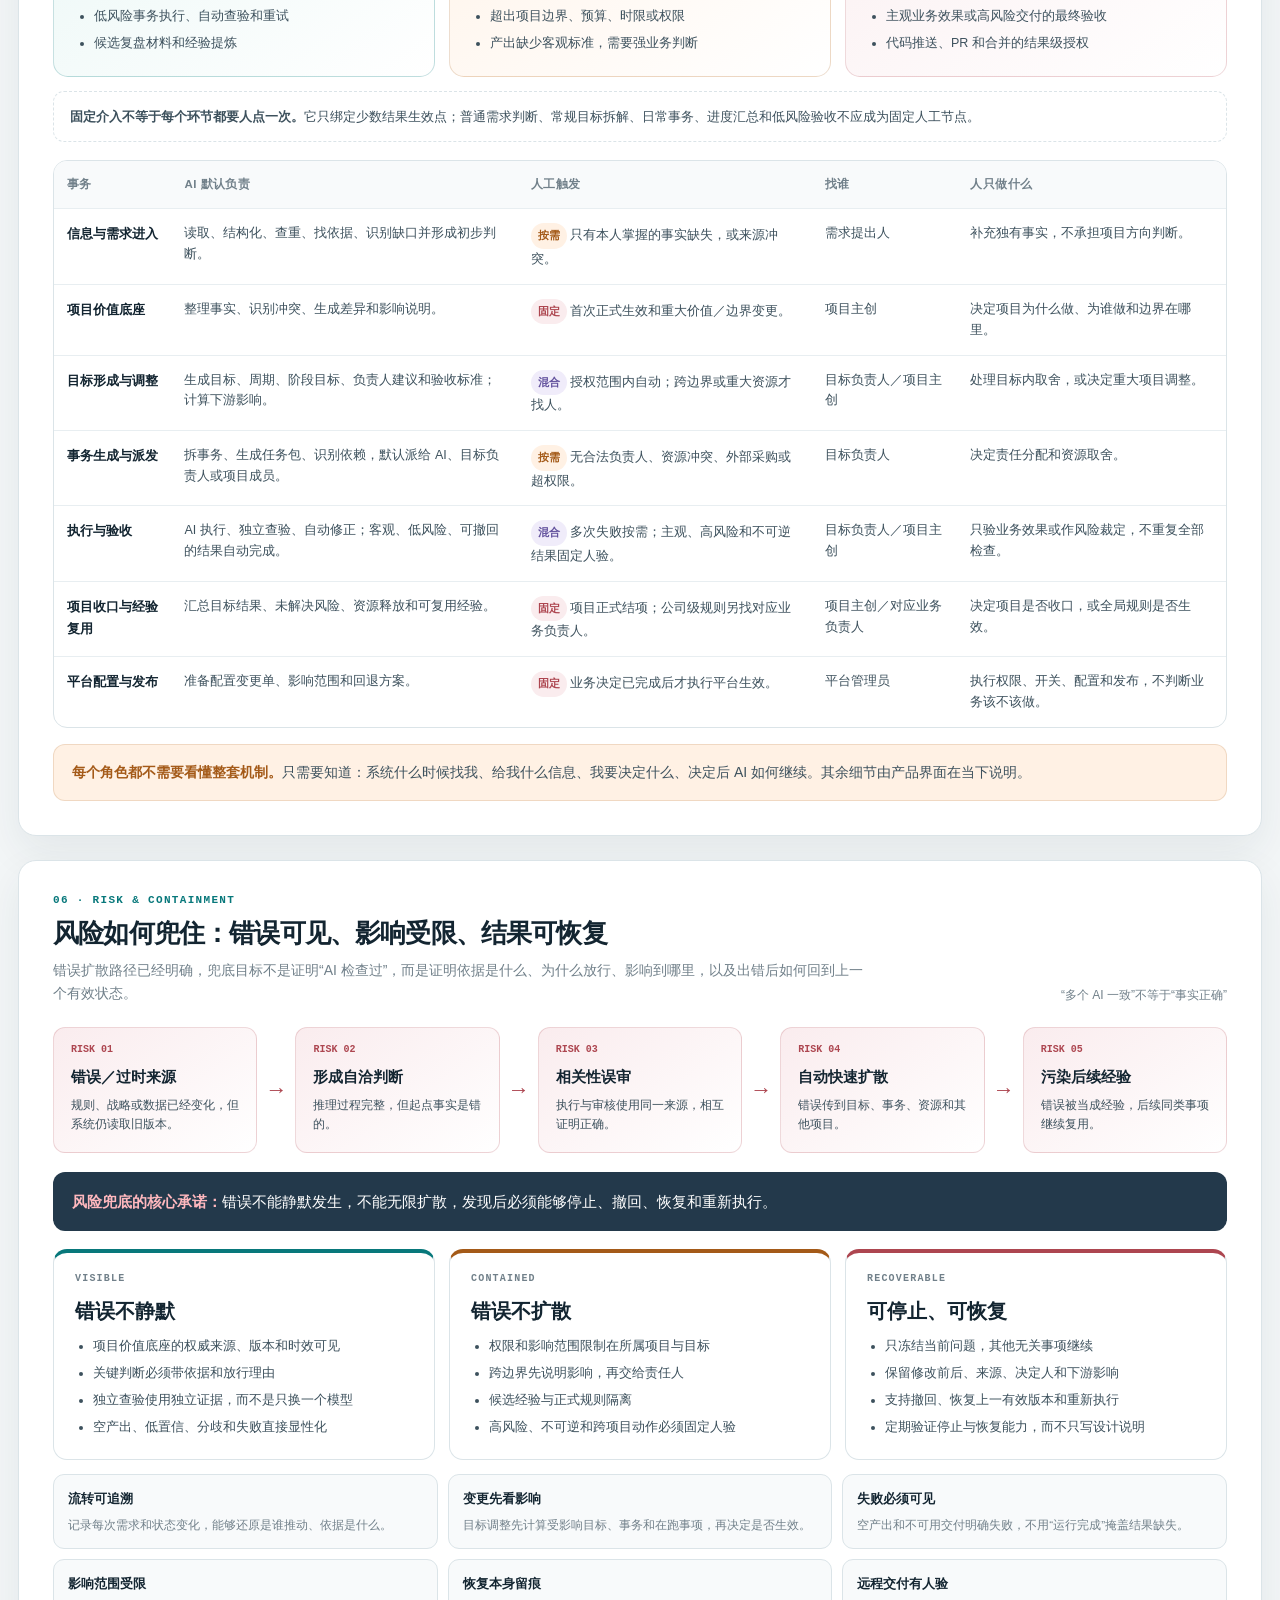
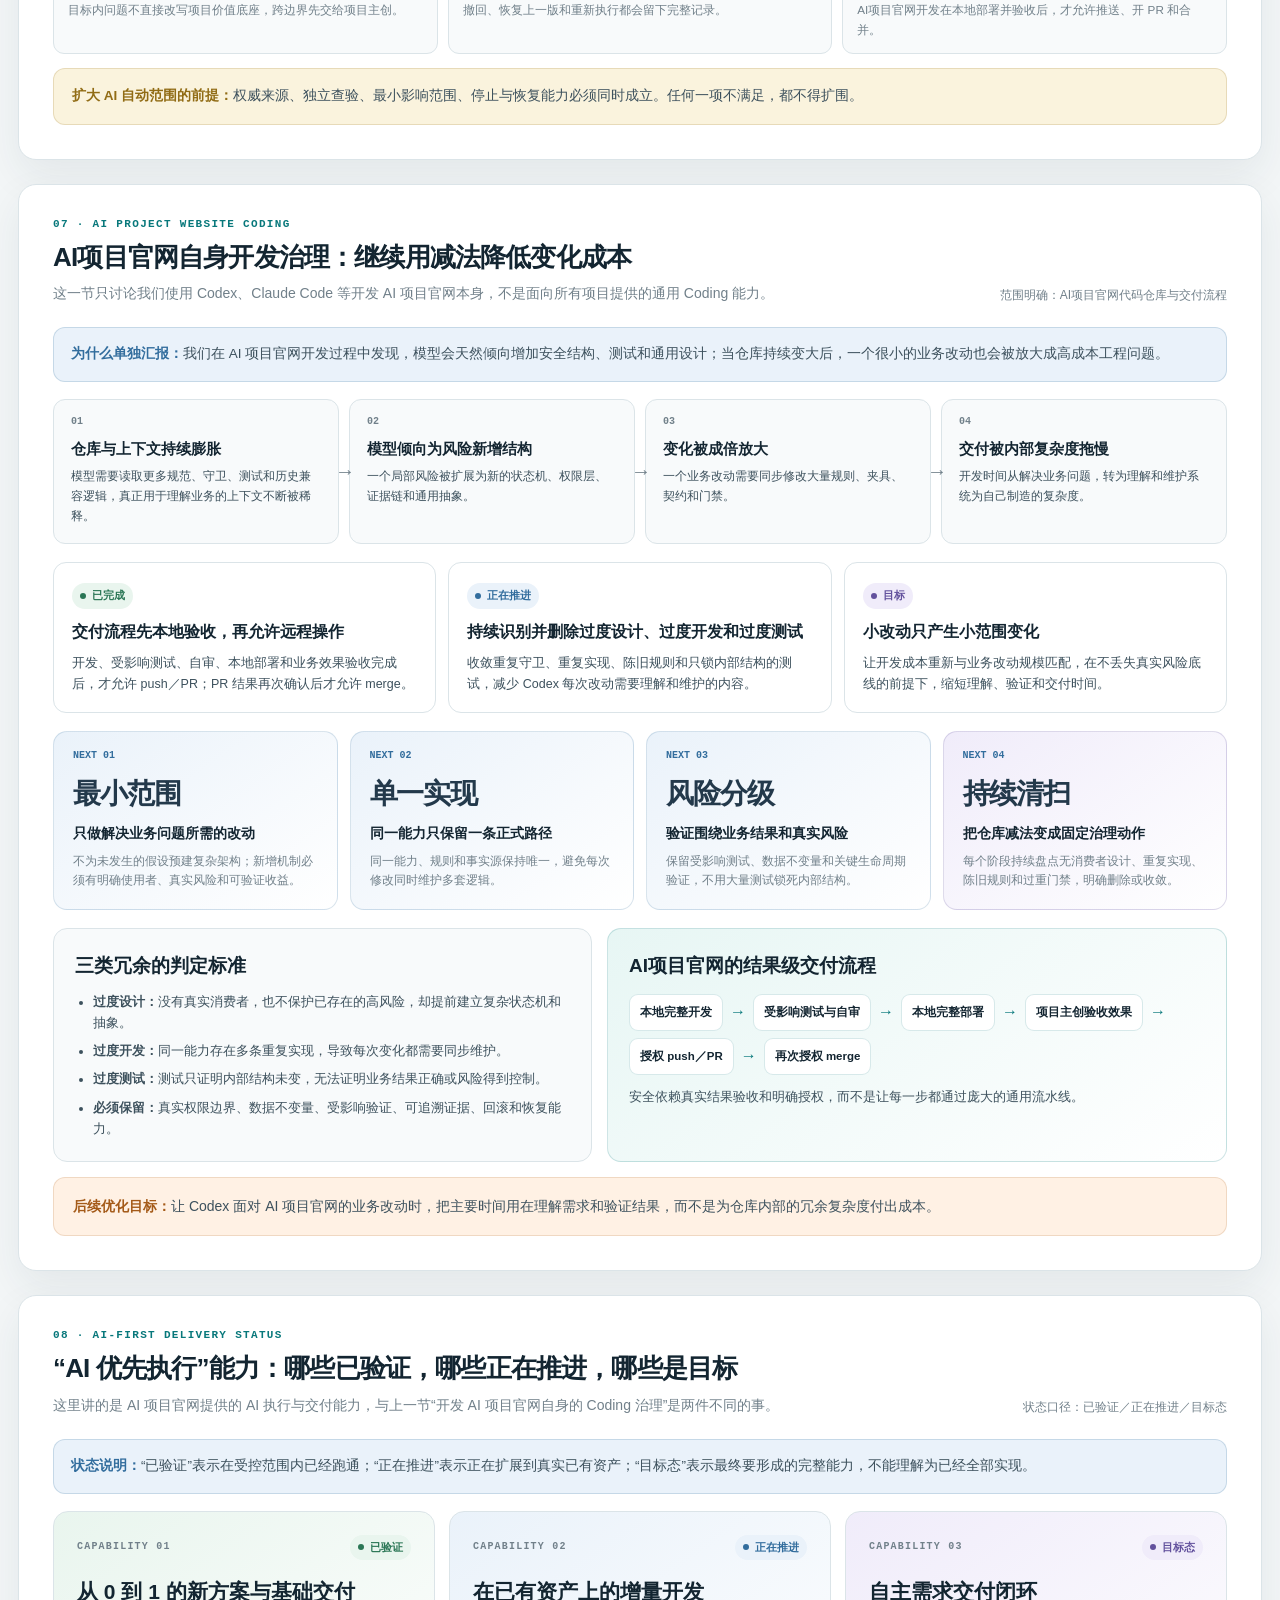
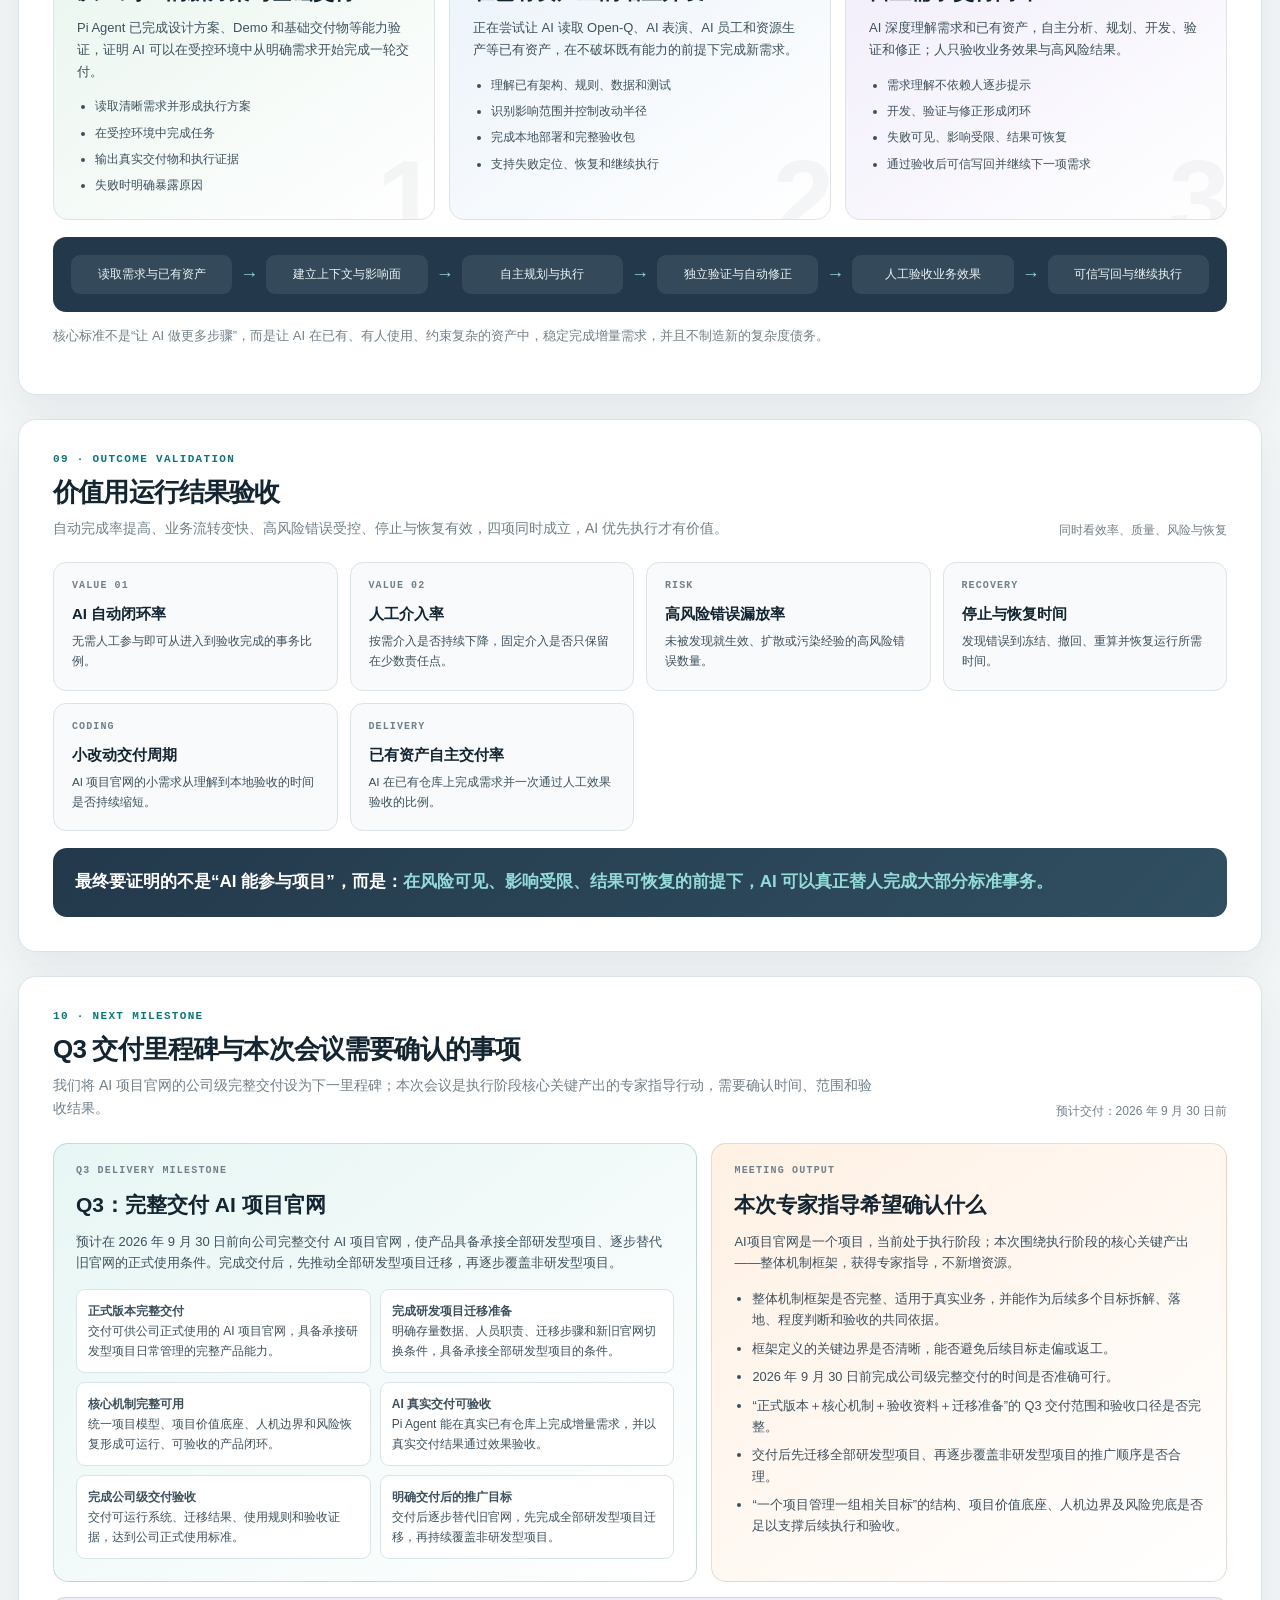
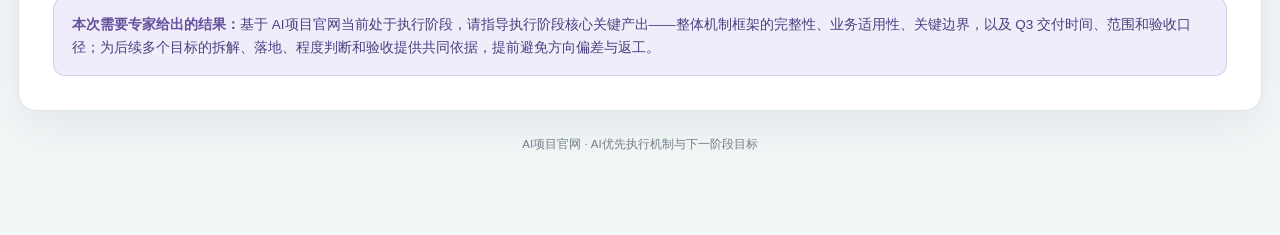
<file: ai-project-report/final-v4.html>
<!doctype html><html lang="zh-CN"><head><meta charset="utf-8"><meta name="viewport" content="width=device-width,initial-scale=1"><meta http-equiv="Cache-Control" content="no-cache, no-store, must-revalidate"><meta http-equiv="Pragma" content="no-cache"><meta http-equiv="Expires" content="0"><title>AI项目官网｜AI优先执行机制与下一阶段目标</title><style>body{font-family:-apple-system,BlinkMacSystemFont,"PingFang SC","Microsoft YaHei",sans-serif;margin:0;background:#f3f6f7;color:#132531;display:grid;place-items:center;min-height:100vh}.loading{width:min(720px,calc(100vw - 48px));padding:24px 28px;background:#fff;border:1px solid #dbe4e8;border-radius:16px;box-shadow:0 16px 42px rgba(25,48,61,.075);line-height:1.7}.title{font-size:18px;font-weight:800}.sub{margin-top:8px;color:#6b7f8b;font-size:14px}.progress{height:5px;margin-top:16px;border-radius:999px;background:#e7eef1;overflow:hidden}.bar{width:18%;height:100%;border-radius:inherit;background:#08787b;animation:move 1.1s ease-in-out infinite alternate}@keyframes move{to{transform:translateX(455%)}}</style></head><body><div class="loading"><div class="title">正在加载报告</div><div class="sub">正在打开结构变化可视化版，请稍候。</div><div class="progress"><div class="bar"></div></div></div><script>(async()=>{const fail=e=>{console.error(e);document.body.innerHTML='<div class="loading"><div class="title">报告加载失败</div><div class="sub">'+String(e&&e.message?e.message:e)+'</div></div>'};try{const build='solution-confirmation-20260820';const expected=[3000,3000,3000,3000,3000,3000,3000,3000,3000,1656];const parts=await Promise.all(expected.map(async(len,i)=>{const name=`payload-v3-${String(i+1).padStart(2,'0')}.b64?v=${build}`;const r=await fetch(name,{cache:'no-store'});if(!r.ok)throw new Error(`报告文件 ${i+1} 请求失败（${r.status}）`);const t=(await r.text()).trim();if(t.length!==len)throw new Error(`报告文件 ${i+1} 长度异常（${t.length}/${len}）`);if(/[^A-Za-z0-9+/=]/.test(t))throw new Error(`报告文件 ${i+1} 内容异常`);return t}));const b64=parts.join('');if(b64.length!==28656)throw new Error(`报告总长度异常（${b64.length}/28656）`);const bin=atob(b64);const gz=Uint8Array.from(bin,c=>c.charCodeAt(0));if(gz[0]!==31||gz[1]!==139)throw new Error('报告压缩数据异常');if(!('DecompressionStream'in window))throw new Error('浏览器版本过旧，请使用最新版 Chrome、Edge 或 Safari');let html=await new Response(new Blob([gz]).stream().pipeThrough(new DecompressionStream('gzip'))).text();if(!/^<!doctype html>/i.test(html.trimStart()))throw new Error('报告 HTML 格式校验失败');const doc=new DOMParser().parseFromString(html,'text/html');
const sec=doc.querySelector('#definitions');
if(!sec) throw new Error('关键定义区域不存在');
const style=doc.createElement('style'); style.textContent="/* Structure comparison: show what was reduced, added and retained */\n    .structure-delta{\n      margin:18px 0 22px;padding:20px;border-radius:16px;background:#fff;\n      border:1px solid var(--line);box-shadow:var(--shadow-sm)\n    }\n    .delta-head{display:flex;justify-content:space-between;align-items:flex-start;gap:22px;margin-bottom:17px}\n    .delta-kicker{font:800 10px/1 var(--mono);letter-spacing:.12em;color:var(--ai)}\n    .delta-head h3{margin:9px 0 6px;font-size:20px;letter-spacing:-.025em}\n    .delta-head p{margin:0;max-width:780px;color:var(--ink-2);font-size:13px}\n    .delta-note{padding:7px 10px;border-radius:999px;background:var(--ai-bg);color:var(--ai);font-size:11px;font-weight:850;white-space:nowrap}\n\n    .delta-compare{display:grid;grid-template-columns:1fr 54px 1.15fr;align-items:stretch;gap:12px}\n    .delta-lane{padding:17px;border-radius:13px;border:1px solid var(--line);min-width:0}\n    .delta-lane.old{background:linear-gradient(145deg,#f6f8f9,#fff)}\n    .delta-lane.new{background:linear-gradient(145deg,var(--ai-bg),#fff);border-color:rgba(8,120,123,.22)}\n    .lane-label{display:flex;justify-content:space-between;align-items:center;gap:10px;margin-bottom:14px}\n    .lane-label span{font-size:14px;font-weight:900;color:var(--ink)}\n    .lane-label small{color:var(--muted);font-size:10.5px;text-align:right}\n    .flow-line{display:flex;align-items:center;gap:6px;flex-wrap:wrap}\n    .flow-line i{font-style:normal;color:var(--muted);font-weight:900}\n    .flow-node{display:inline-flex;align-items:center;justify-content:center;min-height:34px;padding:7px 9px;border-radius:9px;border:1px solid var(--line);background:#fff;color:var(--ink-2);font-size:11px;font-weight:800;text-align:center}\n    .flow-node.wide{padding-inline:11px}\n    .flow-node.faded{color:#7b8790;background:#f3f5f6;border-style:dashed;text-decoration:line-through;text-decoration-thickness:1px;text-decoration-color:#a9b3b8}\n    .flow-node.strong{background:#fff;border-color:rgba(8,120,123,.35);color:var(--ai);box-shadow:0 5px 13px rgba(8,120,123,.07)}\n    .flow-node.foundation{background:var(--navy);border-color:var(--navy);color:#fff;box-shadow:0 7px 16px rgba(35,57,75,.13)}\n    .delta-transform{display:flex;flex-direction:column;align-items:center;justify-content:center;color:var(--ai)}\n    .delta-transform b{font-size:27px;line-height:1}\n    .delta-transform small{margin-top:5px;font-size:9.5px;color:var(--muted);writing-mode:vertical-rl;letter-spacing:.12em}\n    .lane-explain{display:grid;grid-template-columns:1fr 1fr;gap:7px;margin-top:14px}\n    .lane-explain span{padding:7px 8px;border-radius:8px;background:#fff;border:1px solid var(--line-2);font-size:10.5px;color:var(--muted)}\n    .operation-rails{display:grid;grid-template-columns:1fr 1fr;gap:8px;margin-top:14px}\n    .auto-rail,.human-rail{padding:9px 10px;border-radius:9px;display:flex;flex-direction:column;gap:3px}\n    .auto-rail{background:#dff3f1;border:1px solid rgba(8,120,123,.15)}\n    .human-rail{background:var(--human-bg);border:1px solid rgba(164,90,24,.14)}\n    .auto-rail b{color:var(--ai);font-size:11.5px}.human-rail b{color:var(--human);font-size:11.5px}\n    .auto-rail span,.human-rail span{font-size:10.3px;color:var(--ink-2)}\n\n    .delta-summary{display:grid;grid-template-columns:repeat(3,1fr);gap:10px;margin-top:12px}\n    .delta-card{padding:14px 15px;border-radius:11px;border:1px solid var(--line);background:var(--surface-2);min-height:166px}\n    .delta-card.less{background:linear-gradient(145deg,#f4f6f7,#fff)}\n    .delta-card.more{background:linear-gradient(145deg,var(--purple-bg),#fff);border-color:rgba(98,81,157,.16)}\n    .delta-card.keep{background:linear-gradient(145deg,var(--green-bg),#fff);border-color:rgba(42,118,85,.16)}\n    .delta-card-title{display:flex;align-items:center;gap:8px;flex-wrap:wrap}\n    .delta-card-title span{padding:4px 7px;border-radius:999px;background:#fff;border:1px solid var(--line);font-size:10px;font-weight:900;color:var(--muted)}\n    .delta-card.more .delta-card-title span{color:var(--purple);border-color:rgba(98,81,157,.2)}\n    .delta-card.keep .delta-card-title span{color:var(--green);border-color:rgba(42,118,85,.2)}\n    .delta-card-title b{font-size:12.5px;color:var(--ink)}\n    .delta-card ul{margin:11px 0 0;padding-left:17px;font-size:11.2px;color:var(--ink-2)}\n    .delta-card li+li{margin-top:6px}\n\n    .delta-mapping{margin-top:12px;padding:13px 14px;border-radius:11px;background:var(--navy);color:#fff}\n    .mapping-title{font:800 10px/1 var(--mono);letter-spacing:.11em;color:#a9d6d4;margin-bottom:10px}\n    .mapping-items{display:flex;gap:8px;flex-wrap:wrap}\n    .mapping-items span{display:inline-flex;align-items:center;gap:6px;padding:7px 9px;border-radius:8px;background:rgba(255,255,255,.08);font-size:10.7px}\n    .mapping-items del{color:#aebdc5;text-decoration-color:#d6a0a4}.mapping-items i{font-style:normal;color:#8fd3cf}.mapping-items b{color:#fff}\n\n    .subsection-title{margin:21px 0 12px;padding-left:13px;border-left:3px solid var(--ai)}\n    .subsection-title span{display:block;font:800 10px/1 var(--mono);letter-spacing:.11em;color:var(--ai);margin-bottom:6px}\n    .subsection-title b{display:block;font-size:15px;color:var(--ink)}\n    .subsection-title p{margin:4px 0 0;font-size:11.8px;color:var(--muted)}\n    .subsection-title.roles{border-left-color:var(--human)}\n    .subsection-title.roles span{color:var(--human)}\n\n    @media(max-width:1080px){\n      .delta-compare{grid-template-columns:1fr}\n      .delta-transform{flex-direction:row;gap:7px;padding:2px 0}\n      .delta-transform small{writing-mode:horizontal-tb;margin:0}\n      .delta-summary{grid-template-columns:1fr 1fr}\n    }\n    @media(max-width:760px){\n      .delta-head{flex-direction:column}.delta-note{white-space:normal}\n      .delta-summary{grid-template-columns:1fr}\n      .lane-label{align-items:flex-start;flex-direction:column}\n      .operation-rails,.lane-explain{grid-template-columns:1fr}\n      .flow-line{gap:5px}.flow-node{font-size:10.5px}\n    }\n"; doc.head.appendChild(style);
const hp=sec.querySelector('.section-head p'); if(hp) hp.textContent="先用结构图看清这套业务模型减少了什么、补充了什么、保留了什么，再统一关键名词的定义。";
const sn=sec.querySelector('.section-head .side-note'); if(sn) sn.textContent="先看变化 · 再看定义 · 最后看角色";
const meta=doc.querySelector('meta[name="description"]'); if(meta) meta.setAttribute('content',"AI项目官网业务汇报：先说明价值、风险与所需支持，再通过结构对比图展示业务层级减少了什么、补充了什么、保留了什么，并说明人机边界、风险兜底、开发治理与下一阶段目标。");
const callout=sec.querySelector('.definition-callout');
const wrap=doc.createElement('div'); wrap.innerHTML="<div aria-label=\"业务结构变化一图看懂\" class=\"structure-delta\">\n<div class=\"delta-head\">\n<div>\n<div class=\"delta-kicker\">STRUCTURE AT A GLANCE</div>\n<h3>业务结构变化一图看懂</h3>\n<p>核心不是增加更多层级，而是把重复的容器和目标层级收敛成一条主线，并补上统一判断依据与 AI 自动闭环。</p>\n</div>\n<span class=\"delta-note\">减少层级 · 补齐依据 · 强化闭环</span>\n</div>\n<div class=\"delta-compare\">\n<article class=\"delta-lane old\">\n<div class=\"lane-label\"><span>此前结构</span><small>层级多，职责容易交叉</small></div>\n<div class=\"flow-line old-flow\">\n<span class=\"flow-node faded\">项目集</span><i>→</i>\n<span class=\"flow-node faded\">项目</span><i>→</i>\n<span class=\"flow-node faded\">子项目</span><i>→</i>\n<span class=\"flow-node wide faded\">多层目标与计划</span><i>→</i>\n<span class=\"flow-node\">事务</span><i>→</i>\n<span class=\"flow-node\">验收</span>\n</div>\n<div class=\"lane-explain\">\n<span>容器层级重复</span>\n<span>子项目与目标职责重叠</span>\n<span>价值依据分散在多个字段</span>\n<span>普通事项容易形成逐步确认</span>\n</div>\n</article>\n<div aria-hidden=\"true\" class=\"delta-transform\"><b>→</b><small>收敛为</small></div>\n<article class=\"delta-lane new\">\n<div class=\"lane-label\"><span>统一后的结构</span><small>一条业务主线贯穿执行与验收</small></div>\n<div class=\"flow-line new-flow\">\n<span class=\"flow-node strong\">项目</span><i>→</i>\n<span class=\"flow-node foundation\">项目价值底座</span><i>→</i>\n<span class=\"flow-node strong\">目标</span><i>→</i>\n<span class=\"flow-node\">阶段目标</span><i>→</i>\n<span class=\"flow-node wide\">事务与交付</span><i>→</i>\n<span class=\"flow-node wide\">验收与复盘</span>\n</div>\n<div class=\"operation-rails\">\n<div class=\"auto-rail\"><b>AI 自动闭环</b><span>执行 · 查验 · 修正 · 继续推进</span></div>\n<div class=\"human-rail\"><b>人工介入</b><span>异常按需处理；责任性结果固定由人决定</span></div>\n</div>\n</article>\n</div>\n<div class=\"delta-summary\">\n<article class=\"delta-card less\">\n<div class=\"delta-card-title\"><span>减少</span><b>不再需要记住的层级</b></div>\n<ul>\n<li>项目集与项目并列的双层容器</li>\n<li>子项目这一独立业务层级</li>\n<li>重复的中短期目标、阶段结项目标口径</li>\n<li>普通事项逐环节人工确认</li>\n</ul>\n</article>\n<article class=\"delta-card more\">\n<div class=\"delta-card-title\"><span>新增 / 强化</span><b>让 AI 能稳定执行的基础</b></div>\n<ul>\n<li>项目价值底座：统一事实与价值判断</li>\n<li>AI 自动执行、查验、修正和继续推进</li>\n<li>按需人工与固定人工两类触发方式</li>\n<li>错误可见、影响受限、结果可恢复</li>\n</ul>\n</article>\n<article class=\"delta-card keep\">\n<div class=\"delta-card-title\"><span>保持不变</span><b>业务仍然围绕结果运行</b></div>\n<ul>\n<li>项目承载共同价值方向</li>\n<li>目标定义需要达成的结果</li>\n<li>事务形成可验收的真实交付</li>\n<li>责任人、周期、成果和验收标准继续保留</li>\n</ul>\n</article>\n</div>\n<div class=\"delta-mapping\">\n<div class=\"mapping-title\">关键对应关系</div>\n<div class=\"mapping-items\">\n<span><del>项目集 + 项目</del><i>→</i><b>项目</b></span>\n<span><del>分散的价值信息</del><i>→</i><b>项目价值底座</b></span>\n<span><del>子项目</del><i>→</i><b>目标</b></span>\n<span><del>重复目标层级</del><i>→</i><b>阶段目标</b></span>\n<span><del>默认人工检查</del><i>→</i><b>AI 自动查验，例外找人</b></span>\n</div>\n</div>\n</div>";
const comparisonNode=wrap.firstElementChild; callout.after(comparisonNode);
const structure=sec.querySelector('.structure-board'); const termMap=sec.querySelector('.term-map');
const detailWrap=doc.createElement('div'); detailWrap.innerHTML="<div class=\"subsection-title\"><span>当前结构展开</span><b>一个项目、一份项目价值底座、一组相关目标</b><p>下面先展开当前结构，再逐项解释名词，避免只看表格而无法建立整体关系。</p></div>"; const detailNode=detailWrap.firstElementChild; comparisonNode.after(detailNode); detailNode.after(structure);
const termsWrap=doc.createElement('div'); termsWrap.innerHTML="<div class=\"subsection-title terms\"><span>关键名词定义</span><b>每个名词只承担一类职责</b><p>表格用于补充精确定义；上方结构图负责说明它们之间的关系。</p></div>"; termMap.before(termsWrap.firstElementChild);
const roleGrid=sec.querySelector('.role-definition-grid'); const rolesWrap=doc.createElement('div'); rolesWrap.innerHTML="<div class=\"subsection-title roles\"><span>角色与责任</span><b>角色数量保持最少，只按结果责任区分</b><p>业务角色负责价值、目标和交付；平台管理员只负责系统生效，不替业务作判断。</p></div>"; roleGrid.before(rolesWrap.firstElementChild);
style.textContent+='\n.document-brief{grid-template-columns:1fr 1fr 1.2fr 1.7fr}.brief-list{list-style:none;margin:0;padding:0;display:grid;gap:7px}.brief-list li{position:relative;padding-left:13px;font-size:12.2px;line-height:1.55;color:var(--ink-2)}.brief-list li::before{content:"";position:absolute;left:0;top:.62em;width:5px;height:5px;border-radius:50%;background:var(--ai)}.brief-list b{color:var(--ink);margin-right:4px}@media(max-width:1080px){.document-brief{grid-template-columns:1fr 1fr}.brief-block:last-child{grid-column:auto}}@media(max-width:760px){.document-brief{grid-template-columns:1fr}}';
const brief=doc.querySelector('.document-brief'); if(!brief) throw new Error('上会信息区域不存在'); brief.innerHTML=`<article class="brief-block"><div class="k">标题</div><strong>AI项目官网 · AI优先执行机制与下一阶段目标</strong></article><article class="brief-block"><div class="k">给谁看</div><strong>伟华（设计专家、业务专家）及项目相关业务方</strong></article><article class="brief-block"><div class="k">当前项目环节</div><strong>执行阶段 · 核心关键产出定义</strong></article><article class="brief-block"><div class="k">上会目的</div><ul class="brief-list"><li><b>请专家帮忙把关：</b>邀请伟华作为设计与业务专家之一，判断框架是否完整、适用于真实业务，关键边界是否清晰。</li><li><b>确认这套方案对不对：</b>我们已经基于整体机制形成了一套具体方案，请伟华确认这套方案是否正确、能否作为后续多个目标拆解、落地和验收的共同依据，并指出需要调整的地方。</li><li><b>确认 Q3 交付安排：</b>确认 2026 年 9 月 30 日前的交付时间、范围和验收口径是否准确可行。</li></ul></article>`;
const support=doc.querySelector('.priority-card.support'); if(!support) throw new Error('专家支持区域不存在'); support.innerHTML=`<div class="k">03 · 需要什么支持</div><h3>需要专家校准执行阶段的核心关键产出</h3><p><strong>请指导整体机制框架是否能作为后续目标的共同依据</strong>，重点判断框架完整性、业务适用性、关键边界，以及 Q3 交付时间、范围和验收口径是否准确。伟华作为设计与业务专家之一，本次提供专家指导，不申请新增资源，也不增加固定审批层。</p>`;
const next=doc.querySelector('#next'); if(!next) throw new Error('里程碑区域不存在'); next.querySelector('.section-head').innerHTML=`<div><div class="section-index">10 · NEXT MILESTONE</div><h2>Q3 交付里程碑与本次会议需要确认的事项</h2><p>我们将 AI 项目官网的公司级完整交付设为下一里程碑；本次会议是执行阶段核心关键产出的专家指导行动，需要确认时间、范围和验收结果。</p></div><div class="side-note">预计交付：2026 年 9 月 30 日前</div>`;
next.querySelector('.milestone-card').innerHTML=`<div class="k">Q3 DELIVERY MILESTONE</div><h3>Q3：完整交付 AI 项目官网</h3><p>预计在 2026 年 9 月 30 日前向公司完整交付 AI 项目官网，使产品具备承接全部研发型项目、逐步替代旧官网的正式使用条件。完成交付后，先推动全部研发型项目迁移，再逐步覆盖非研发型项目。</p><div class="milestone-list"><div><b>正式版本完整交付</b><br>交付可供公司正式使用的 AI 项目官网，具备承接研发型项目日常管理的完整产品能力。</div><div><b>完成研发项目迁移准备</b><br>明确存量数据、人员职责、迁移步骤和新旧官网切换条件，具备承接全部研发型项目的条件。</div><div><b>核心机制完整可用</b><br>统一项目模型、项目价值底座、人机边界和风险恢复形成可运行、可验收的产品闭环。</div><div><b>AI 真实交付可验收</b><br>Pi Agent 能在真实已有仓库上完成增量需求，并以真实交付结果通过效果验收。</div><div><b>完成公司级交付验收</b><br>交付可运行系统、迁移结果、使用规则和验收证据，达到公司正式使用标准。</div><div><b>明确交付后的推广目标</b><br>交付后逐步替代旧官网，先完成全部研发型项目迁移，再持续覆盖非研发型项目。</div></div>`;
next.querySelector('.meeting-card').innerHTML=`<div class="k">MEETING OUTPUT</div><h3>本次专家指导希望确认什么</h3><p>AI项目官网是一个项目，当前处于执行阶段；本次围绕执行阶段的核心关键产出——整体机制框架，获得专家指导，不新增资源。</p><ul><li>整体机制框架是否完整、适用于真实业务，并能作为后续多个目标拆解、落地、程度判断和验收的共同依据。</li><li>框架定义的关键边界是否清晰，能否避免后续目标走偏或返工。</li><li>2026 年 9 月 30 日前完成公司级完整交付的时间是否准确可行。</li><li>“正式版本＋核心机制＋验收资料＋迁移准备”的 Q3 交付范围和验收口径是否完整。</li><li>交付后先迁移全部研发型项目、再逐步覆盖非研发型项目的推广顺序是否合理。</li><li>“一个项目管理一组相关目标”的结构、项目价值底座、人机边界及风险兜底是否足以支撑后续执行和验收。</li></ul>`;
next.querySelector('.expert-ask').innerHTML=`<b>本次需要专家给出的结果：</b>基于 AI项目官网当前处于执行阶段，请指导执行阶段核心关键产出——整体机制框架的完整性、业务适用性、关键边界，以及 Q3 交付时间、范围和验收口径；为后续多个目标的拆解、落地、程度判断和验收提供共同依据，提前避免方向偏差与返工。`;
html='<!DOCTYPE html>\n'+doc.documentElement.outerHTML;document.open();document.write(html);document.close()}catch(e){fail(e)}})();</script></body></html>
</file>
